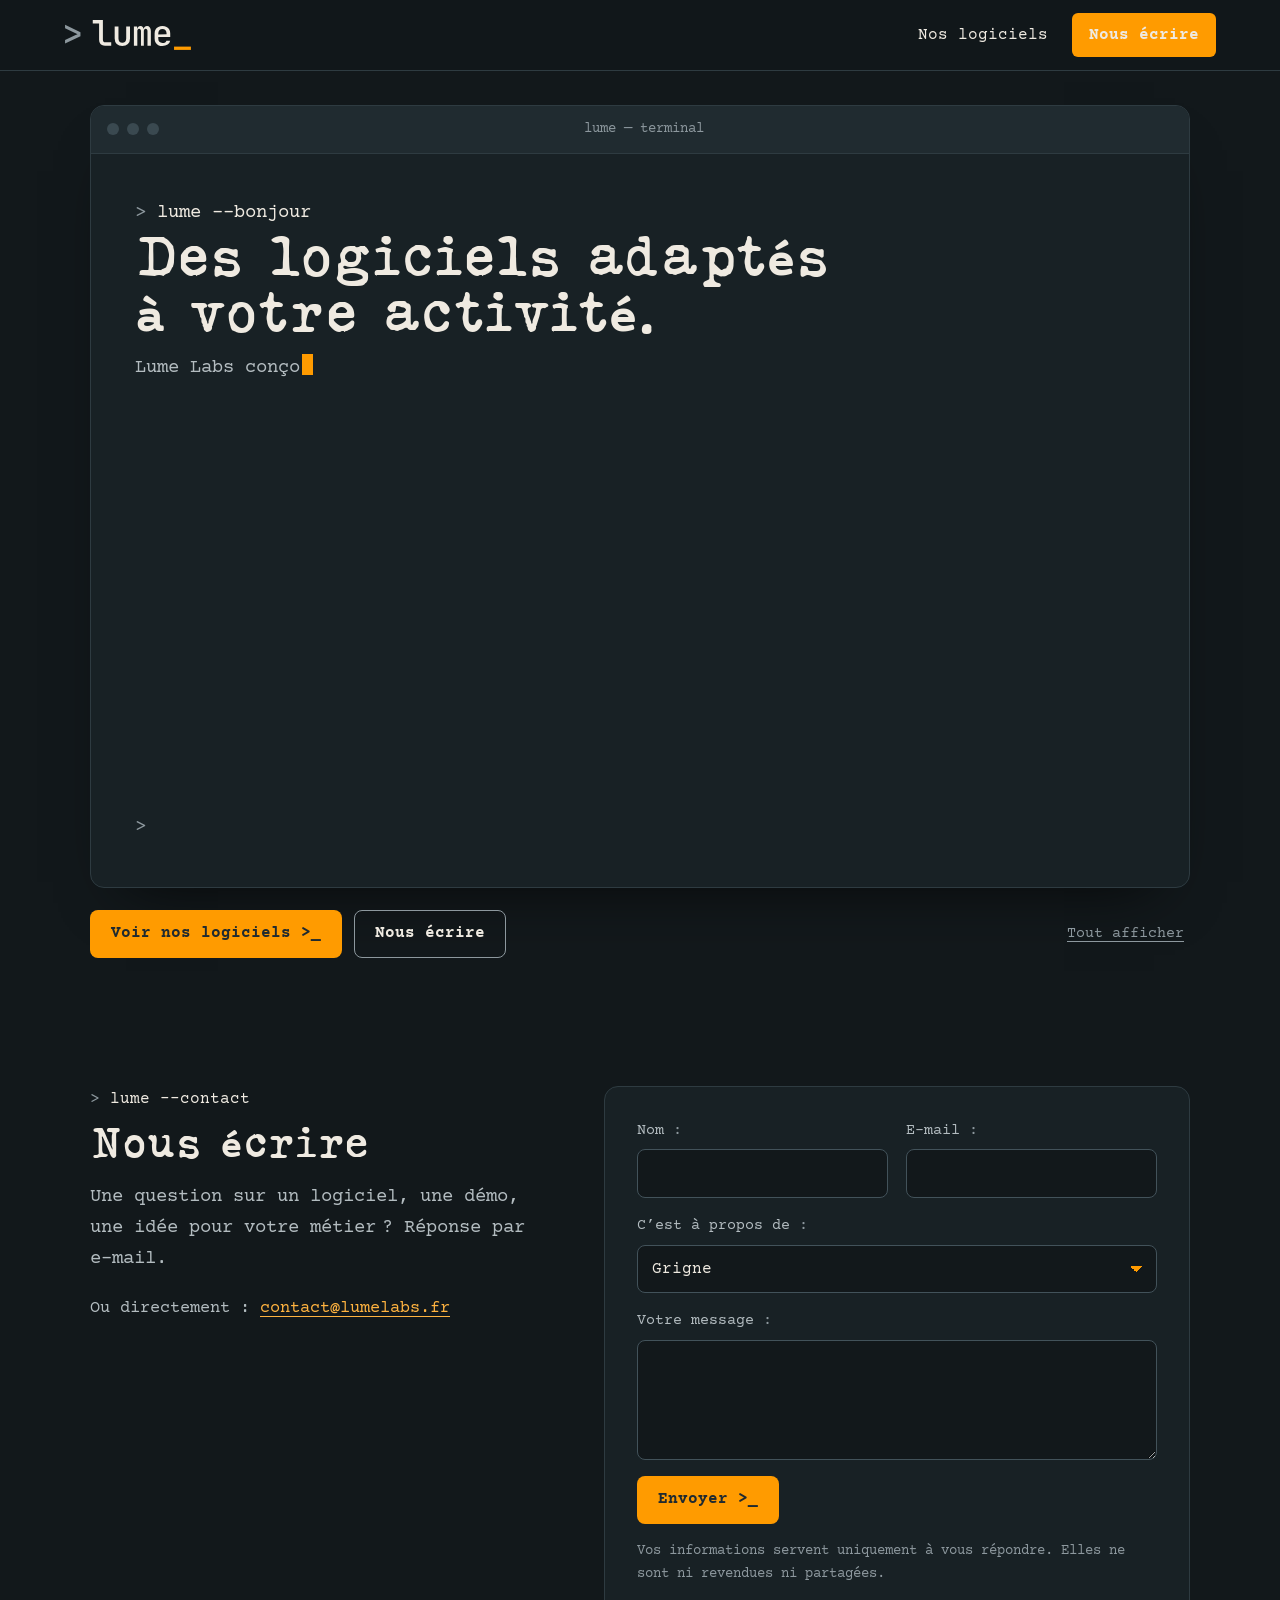
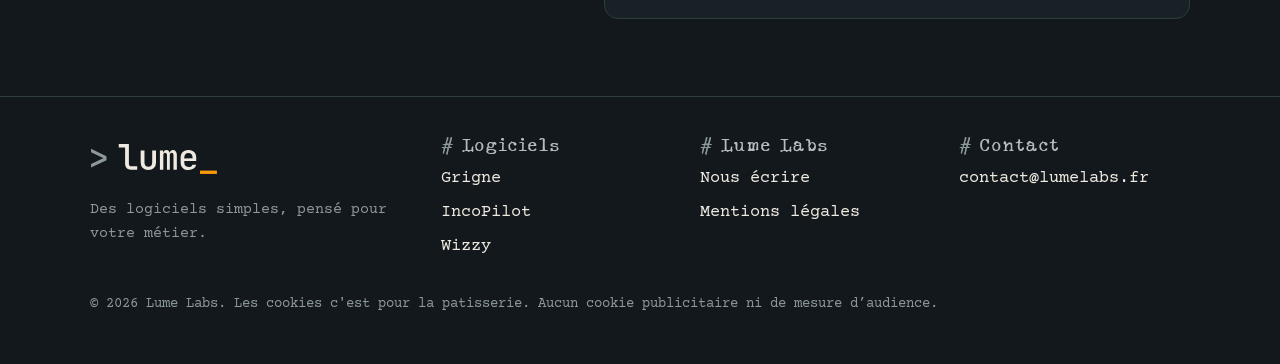
<file: index.html>
<!DOCTYPE html>
<html lang="fr">
<head>
<meta charset="utf-8">
<meta name="viewport" content="width=device-width, initial-scale=1">
<title>Lume Labs, logiciels simples et optimisés</title>
<meta name="description" content="Lume Labs conçoit des logiciels simples et efficaces pour des métiers ou des loisirs : Grigne pour les boulangeries, IncoPilot pour les fabricants de protections, Wizzy pour discuter entre amis.">
<link rel="canonical" href="https://lumelabs.fr/">
<meta name="robots" content="index, follow">
<meta property="og:type" content="website">
<meta property="og:locale" content="fr_FR">
<meta property="og:site_name" content="Lume Labs">
<meta property="og:title" content="Lume Labs, logiciels simples et optimisés">
<meta property="og:description" content="Lume Labs conçoit des logiciels simpleset efficaces pour des métiers ou des loisirs : Grigne pour les boulangeries, IncoPilot pour les fabricants de protections, Wizzy pour discuter entre amis.">
<meta property="og:url" content="https://lumelabs.fr/">
<meta property="og:image" content="https://lumelabs.fr/og-image.png">
<meta property="og:image:width" content="1200">
<meta property="og:image:height" content="630">
<meta property="og:image:alt" content="Logo Lume Labs : une ligne de commande avec un curseur ambre">
<meta name="twitter:card" content="summary_large_image">
<meta name="theme-color" content="#12181B">
<link rel="icon" href="favicon.svg" type="image/svg+xml">
<link rel="icon" href="favicon-32.png" sizes="32x32" type="image/png">
<link rel="apple-touch-icon" href="apple-touch-icon.png">
<link rel="preload" href="fonts/courier-prime-latin-400-normal.woff2" as="font" type="font/woff2" crossorigin>
<link rel="preload" href="fonts/silk-remington-sbold.woff2" as="font" type="font/woff2" crossorigin>
<link rel="stylesheet" href="styles.css">
<script type="application/ld+json">{"@context": "https://schema.org", "@type": "Organization", "@id": "https://lumelabs.fr/#org", "name": "Lume Labs", "url": "https://lumelabs.fr/", "logo": "https://lumelabs.fr/apple-touch-icon.png", "email": "contact@lumelabs.fr", "description": "Éditeur de logiciels de gestion pensés pour un métier ou du loisir : Grigne pour les boulangeries, IncoPilot pour les fournisseurs de produits d'incontinence."}</script>
<script type="application/ld+json">{"@context": "https://schema.org", "@type": "WebSite", "name": "Lume Labs", "url": "https://lumelabs.fr/", "inLanguage": "fr", "publisher": {"@id": "https://lumelabs.fr/#org"}}</script>
</head>
<body>
<a class="skip" href="#contenu">Aller au contenu</a>
<header class="top">
<div class="wrap">
<a class="brand" href="index.html" aria-label="Lume Labs, retour à l'accueil"><svg xmlns="http://www.w3.org/2000/svg" viewBox="54 54 728 182" class="logo-svg" aria-hidden="true" focusable="false"><path d="M60.0 194.0V173.6L119.8 145.0Q123.8 143.2 127.4 142.0Q131.0 140.8 132.8 140.39999999999998Q130.8 140.0 127.10000000000001 138.7Q123.4 137.39999999999998 119.8 135.6L60.0 107.0V86.19999999999999L147.60000000000002 128.8V151.4Z" class="lg-p"/><path d="M287.6 206.0Q277.40000000000003 206.0 269.80000000000007 201.9Q262.20000000000005 197.8 257.90000000000003 190.2Q253.60000000000002 182.6 253.60000000000002 172.6V79.6H217.60000000000002V60.0H275.20000000000005V172.6Q275.20000000000005 179.0 278.80000000000007 182.7Q282.40000000000003 186.4 288.6 186.4H322.6V206.0Z" class="lg-t"/><path d="M385.6 208.0Q365.8 208.0 354.0 196.5Q342.2 185.0 342.2 165.2V96.0H363.8V165.2Q363.8 176.6 369.6 182.89999999999998Q375.40000000000003 189.2 385.6 189.2Q396.0 189.2 401.9 182.89999999999998Q407.8 176.6 407.8 165.2V96.0H429.40000000000003V165.2Q429.40000000000003 185.0 417.5 196.5Q405.6 208.0 385.6 208.0Z" class="lg-t"/><path d="M451.6 206.0V96.0H469.6V110.0H470.8Q471.8 103.6 475.6 99.39999999999999Q480.6 94.0 489.0 94.0Q498.0 94.0 503.0 101.0Q505.6 104.8 506.8 110.0H507.6Q508.6 103.6 512.6 99.39999999999999Q517.6 94.0 526.2 94.0Q536.4 94.0 542.2 101.69999999999999Q548.0 109.39999999999999 548.0 122.19999999999999V206.0H528.8V122.8Q528.8 116.6 526.0999999999999 113.19999999999999Q523.4 109.8 518.4 109.8Q513.4 109.8 510.7 113.1Q508.0 116.39999999999999 508.0 122.6V206.0H491.8V122.8Q491.8 116.39999999999999 489.0 113.1Q486.20000000000005 109.8 481.0 109.8Q476.0 109.8 473.5 113.1Q471.0 116.39999999999999 471.0 122.6V206.0Z" class="lg-t"/><path d="M613.8 208.0Q600.4 208.0 590.3 202.7Q580.1999999999999 197.4 574.8 187.8Q569.4 178.2 569.4 165.4V136.6Q569.4 123.6 574.8 114.1Q580.1999999999999 104.6 590.3 99.3Q600.4 94.0 613.8 94.0Q627.4 94.0 637.4 99.3Q647.4 104.6 652.8 114.1Q658.1999999999999 123.6 658.1999999999999 136.6V156.2H590.1999999999999V165.4Q590.1999999999999 177.6 596.3 184.0Q602.4 190.4 614.0 190.4Q623.4 190.4 629.2 187.10000000000002Q635.0 183.8 636.4 177.4H657.8Q655.4 191.4 643.4 199.7Q631.4 208.0 613.8 208.0ZM637.4 141.39999999999998V136.39999999999998Q637.4 124.39999999999999 631.4 117.79999999999998Q625.4 111.19999999999999 613.8 111.19999999999999Q602.4 111.19999999999999 596.3 117.79999999999998Q590.1999999999999 124.39999999999999 590.1999999999999 136.6V141.6Z" class="lg-t"/><path class="lg-c" d="M679.8 229.8V211.0H775.8V229.8Z"/></svg></a>
<button class="menu-btn" type="button" aria-expanded="false" aria-controls="nav" aria-label="Ouvrir le menu"><svg width="22" height="22" viewBox="0 0 24 24" fill="none" stroke="currentColor" stroke-width="2" stroke-linecap="round" aria-hidden="true"><path d="M3 6h18M3 12h18M3 18h18"/></svg></button>
<nav class="nav" id="nav" aria-label="Navigation principale">
<a href="logiciels.html">Nos logiciels</a>
<a class="btn btn-main" href="index.html#contact">Nous écrire</a>
</nav>
</div>
</header>
<main id="contenu">
<section class="tband" aria-label="Présentation de Lume Labs">
<div class="shell win">
<div class="win-bar" aria-hidden="true"><i></i><i></i><i></i><span>lume — terminal</span></div>
<div class="shell-body">
<p class="ln cmd" data-t>lume --bonjour</p>
<h1 class="ln" data-t>Des logiciels adaptés à votre activité.</h1>
<p class="ln out" data-t>Lume Labs conçoit des logiciels simples et optimisés pour un seul métier.</p>
<p class="ln cmd" data-t>lume --logiciels</p>
<ul class="ls ln">
<li data-t><a href="logiciels.html#grigne">grigne</a><span class="d">coût de revient et marges pour boulangeries-pâtisseries</span></li>
<li data-t><a href="logiciels.html#incopilot">incopilot</a><span class="d">bilans de consommation automatisés pour produits d'incontinence</span></li>
<li data-t><a href="logiciels.html#wizzy">wizzy</a><span class="d">la messagerie vintage de vos années 2000</span></li>
</ul>
<p class="ln cmd" data-t>lume --pourquoi</p>
<p class="ln out" data-t>Lume veut dire « lumière » en corse, la langue de ma mère.</p>
<p class="ln out" data-t>Seule la lumière peut vaincre l'obscurité, je fabrique des outils avec la même idée : rendre plus clair ce qui compte vraiment.</p>
<p class="ln cmd" data-t>lume --contact</p>
<p class="ln out" data-t><a class="inl" href="mailto:contact@lumelabs.fr">contact@lumelabs.fr</a> <span class="dim">ou le formulaire juste en dessous</span></p>
<p class="ln cmd prompt-end"></p>
</div>
</div>
<div class="shell-actions">
<a class="btn btn-main" href="logiciels.html">Voir nos logiciels <span class="mono" aria-hidden="true">&gt;_</span></a>
<a class="btn btn-ghost" href="#contact">Nous écrire</a>
<button class="skipanim" type="button" hidden>Tout afficher</button>
</div>
</section>
<section class="band" id="contact" aria-labelledby="contact-t">
<div class="wrap contact-light">
<div>
<p class="prompt"><b>lume --contact</b></p>
<h2 id="contact-t">Nous écrire</h2>
<p class="lead">Une question sur un logiciel, une démo, une idée pour votre métier ? Réponse par e-mail.</p>
<p class="contact-direct">Ou directement : <a href="mailto:contact@lumelabs.fr">contact@lumelabs.fr</a></p>
</div>
<div>
<div class="tally-slot" data-produit="Lume Labs"></div>
<form class="form" novalidate>
<div class="field"><label for="f-nom">Nom</label><input id="f-nom" name="nom" autocomplete="name" required></div>
<div class="field"><label for="f-mail">E-mail</label><input id="f-mail" name="email" type="email" autocomplete="email" required></div>
<div class="field full"><label for="f-log">C’est à propos de</label><select id="f-log" name="logiciel"><option>Grigne</option><option>IncoPilot</option><option>Wizzy</option><option>Autre sujet</option></select></div>
<div class="field full"><label for="f-msg">Votre message</label><textarea id="f-msg" name="message" required></textarea></div>
<button class="btn btn-main" type="submit">Envoyer <span class="mono" aria-hidden="true">&gt;_</span></button>
<p class="form-note">Vos informations servent uniquement à vous répondre. Elles ne sont ni revendues ni partagées.</p>
<div class="form-done" tabindex="-1" role="status">Votre messagerie va s’ouvrir avec le message déjà rédigé. Si rien ne s’ouvre, <a href="mailto:contact@lumelabs.fr">cliquez ici</a> ou écrivez à contact@lumelabs.fr.</div>
</form>
</div>
</div>
</section>
</main>
<footer class="foot">
<div class="wrap">
<div>
<a class="brand" href="index.html" aria-label="Lume Labs, retour à l'accueil"><svg xmlns="http://www.w3.org/2000/svg" viewBox="54 54 728 182" class="logo-svg" aria-hidden="true" focusable="false"><path d="M60.0 194.0V173.6L119.8 145.0Q123.8 143.2 127.4 142.0Q131.0 140.8 132.8 140.39999999999998Q130.8 140.0 127.10000000000001 138.7Q123.4 137.39999999999998 119.8 135.6L60.0 107.0V86.19999999999999L147.60000000000002 128.8V151.4Z" class="lg-p"/><path d="M287.6 206.0Q277.40000000000003 206.0 269.80000000000007 201.9Q262.20000000000005 197.8 257.90000000000003 190.2Q253.60000000000002 182.6 253.60000000000002 172.6V79.6H217.60000000000002V60.0H275.20000000000005V172.6Q275.20000000000005 179.0 278.80000000000007 182.7Q282.40000000000003 186.4 288.6 186.4H322.6V206.0Z" class="lg-t"/><path d="M385.6 208.0Q365.8 208.0 354.0 196.5Q342.2 185.0 342.2 165.2V96.0H363.8V165.2Q363.8 176.6 369.6 182.89999999999998Q375.40000000000003 189.2 385.6 189.2Q396.0 189.2 401.9 182.89999999999998Q407.8 176.6 407.8 165.2V96.0H429.40000000000003V165.2Q429.40000000000003 185.0 417.5 196.5Q405.6 208.0 385.6 208.0Z" class="lg-t"/><path d="M451.6 206.0V96.0H469.6V110.0H470.8Q471.8 103.6 475.6 99.39999999999999Q480.6 94.0 489.0 94.0Q498.0 94.0 503.0 101.0Q505.6 104.8 506.8 110.0H507.6Q508.6 103.6 512.6 99.39999999999999Q517.6 94.0 526.2 94.0Q536.4 94.0 542.2 101.69999999999999Q548.0 109.39999999999999 548.0 122.19999999999999V206.0H528.8V122.8Q528.8 116.6 526.0999999999999 113.19999999999999Q523.4 109.8 518.4 109.8Q513.4 109.8 510.7 113.1Q508.0 116.39999999999999 508.0 122.6V206.0H491.8V122.8Q491.8 116.39999999999999 489.0 113.1Q486.20000000000005 109.8 481.0 109.8Q476.0 109.8 473.5 113.1Q471.0 116.39999999999999 471.0 122.6V206.0Z" class="lg-t"/><path d="M613.8 208.0Q600.4 208.0 590.3 202.7Q580.1999999999999 197.4 574.8 187.8Q569.4 178.2 569.4 165.4V136.6Q569.4 123.6 574.8 114.1Q580.1999999999999 104.6 590.3 99.3Q600.4 94.0 613.8 94.0Q627.4 94.0 637.4 99.3Q647.4 104.6 652.8 114.1Q658.1999999999999 123.6 658.1999999999999 136.6V156.2H590.1999999999999V165.4Q590.1999999999999 177.6 596.3 184.0Q602.4 190.4 614.0 190.4Q623.4 190.4 629.2 187.10000000000002Q635.0 183.8 636.4 177.4H657.8Q655.4 191.4 643.4 199.7Q631.4 208.0 613.8 208.0ZM637.4 141.39999999999998V136.39999999999998Q637.4 124.39999999999999 631.4 117.79999999999998Q625.4 111.19999999999999 613.8 111.19999999999999Q602.4 111.19999999999999 596.3 117.79999999999998Q590.1999999999999 124.39999999999999 590.1999999999999 136.6V141.6Z" class="lg-t"/><path class="lg-c" d="M679.8 229.8V211.0H775.8V229.8Z"/></svg></a>
<p>Des logiciels simples, pensé pour votre métier.</p>
</div>
<div>
<h2>Logiciels</h2>
<ul>
<li><a href="logiciels.html#grigne">Grigne</a></li>
<li><a href="logiciels.html#incopilot">IncoPilot</a></li>
<li><a href="logiciels.html#wizzy">Wizzy</a></li>
</ul>
</div>
<div>
<h2>Lume Labs</h2>
<ul>
<li><a href="index.html#contact">Nous écrire</a></li>
<li><a href="mentions-legales.html">Mentions légales</a></li>
</ul>
</div>
<div>
<h2>Contact</h2>
<ul>
<li><a href="mailto:contact@lumelabs.fr">contact@lumelabs.fr</a></li>
</ul>
</div>
</div>
<p class="legal">© <span id="year">2026</span> Lume Labs. Les cookies c'est pour la patisserie. Aucun cookie publicitaire ni de mesure d’audience.</p>
</footer>
<script>
{
  const btn = document.querySelector('.menu-btn');
  const nav = document.getElementById('nav');
  if (btn && nav) {
    btn.addEventListener('click', () => {
      const open = nav.classList.toggle('open');
      btn.setAttribute('aria-expanded', String(open));
    });
    nav.addEventListener('click', (e) => {
      if (e.target.closest('a')) { nav.classList.remove('open'); btn.setAttribute('aria-expanded', 'false'); }
    });
  }
  const EMAIL = 'contact@lumelabs.fr';
  // Identifiant du formulaire Tally : la fin du lien tally.so/r/XXXXXX. Laisser vide pour garder le formulaire intégré.
  const TALLY_ID = '';
  if (TALLY_ID) {
    const slots = document.querySelectorAll('.tally-slot');
    for (const slot of slots) {
      const f = document.createElement('iframe');
      const params = new URLSearchParams({ alignLeft: '1', hideTitle: '1', transparentBackground: '1', dynamicHeight: '1', produit: slot.dataset.produit || 'Lume Labs' });
      f.setAttribute('data-tally-src', 'https://tally.so/embed/' + TALLY_ID + '?' + params.toString());
      f.setAttribute('title', 'Formulaire de demande de démo');
      f.setAttribute('loading', 'lazy');
      f.setAttribute('width', '100%');
      f.setAttribute('height', '520');
      f.style.border = '0';
      slot.appendChild(f);
    }
    window.addEventListener('message', (e) => {
      if (e.origin !== 'https://tally.so') return;
      const data = typeof e.data === 'string' ? e.data : JSON.stringify(e.data || '');
      if (data.indexOf('Tally.FormLoaded') === -1) return;
      for (const slot of slots) {
        slot.classList.add('on');
        const native = slot.parentElement.querySelector('form.form');
        if (native) native.hidden = true;
      }
    });
    const sc = document.createElement('script');
    sc.src = 'https://tally.so/widgets/embed.js';
    sc.async = true;
    sc.onload = () => { try { window.Tally && window.Tally.loadEmbeds(); } catch (err) { /* formulaire intégré conservé */ } };
    document.body.appendChild(sc);
  }
  for (const form of document.querySelectorAll('form.form')) {
    form.addEventListener('submit', (e) => {
      e.preventDefault();
      if (!form.reportValidity()) return;
      const d = new FormData(form);
      const labels = { nom: 'Nom', email: 'E-mail', logiciel: 'Logiciel', message: 'Message' };
      const lines = [];
      for (const [k, v] of d.entries()) { if (labels[k]) lines.push(labels[k] + ' : ' + v); }
      const subject = 'Message depuis lumelabs.fr – ' + (d.get('logiciel') || '') + ' – ' + (d.get('nom') || '');
      const href = 'mailto:' + EMAIL + '?subject=' + encodeURIComponent(subject) + '&body=' + encodeURIComponent(lines.join('\n'));
      const done = form.querySelector('.form-done');
      if (done) {
        done.querySelector('a').setAttribute('href', href);
        done.classList.add('on');
        done.focus();
      }
      try { window.location.href = href; } catch (err) { /* le lien reste affiché */ }
    });
  }
  const y = document.getElementById('year');
  if (y) y.textContent = String(new Date().getFullYear());
}

</script>
<script>
{
  const body = document.querySelector('.shell-body');
  const skip = document.querySelector('.skipanim');
  const reduce = window.matchMedia('(prefers-reduced-motion: reduce)').matches;
  const caret = document.createElement('span');
  caret.className = 'caret';
  caret.setAttribute('aria-hidden', 'true');
  const park = () => { const end = body && body.querySelector('.prompt-end'); if (end) end.appendChild(caret); };
  if (body && !reduce) {
    /* Le texte reste entier dans la page : seule sa partie pas encore tapée est masquée. */
    const jobs = Array.from(body.querySelectorAll('[data-t]')).map((el) => {
      const walker = document.createTreeWalker(el, NodeFilter.SHOW_TEXT);
      const nodes = [];
      while (walker.nextNode()) nodes.push(walker.currentNode);
      const parts = nodes.filter((n) => n.textContent.length).map((n) => {
        const shown = document.createElement('span');
        const rest = document.createElement('span');
        rest.className = 'tw-hide';
        rest.textContent = n.textContent;
        n.replaceWith(shown, rest);
        return { shown, rest, full: rest.textContent };
      });
      el.classList.add('pending');
      return { el, parts, cmd: el.classList.contains('cmd') };
    });
    let done = false;
    const finish = () => {
      if (done) return;
      done = true;
      for (const j of jobs) { j.el.classList.remove('pending'); for (const p of j.parts) { p.shown.textContent = p.full; p.rest.textContent = ''; } }
      park();
      if (skip) skip.hidden = true;
    };
    const sleep = (ms) => new Promise((r) => setTimeout(r, ms));
    const run = async () => {
      for (const j of jobs) {
        j.el.classList.remove('pending');
        const speed = j.cmd ? 55 : 10;
        const step = j.cmd ? 1 : 3;
        for (const p of j.parts) {
          p.rest.before(caret);
          for (let c = step; c < p.full.length + step; c += step) {
            if (done) return;
            p.shown.textContent = p.full.slice(0, c);
            p.rest.textContent = p.full.slice(c);
            await sleep(speed);
          }
        }
        if (done) return;
        await sleep(j.cmd ? 260 : 60);
      }
      finish();
    };
    if (skip) { skip.hidden = false; skip.addEventListener('click', finish); }
    body.addEventListener('click', (e) => { if (!e.target.closest('a')) finish(); });
    run();
  } else {
    park();
  }
}
</script>
</body>
</html>
</file>
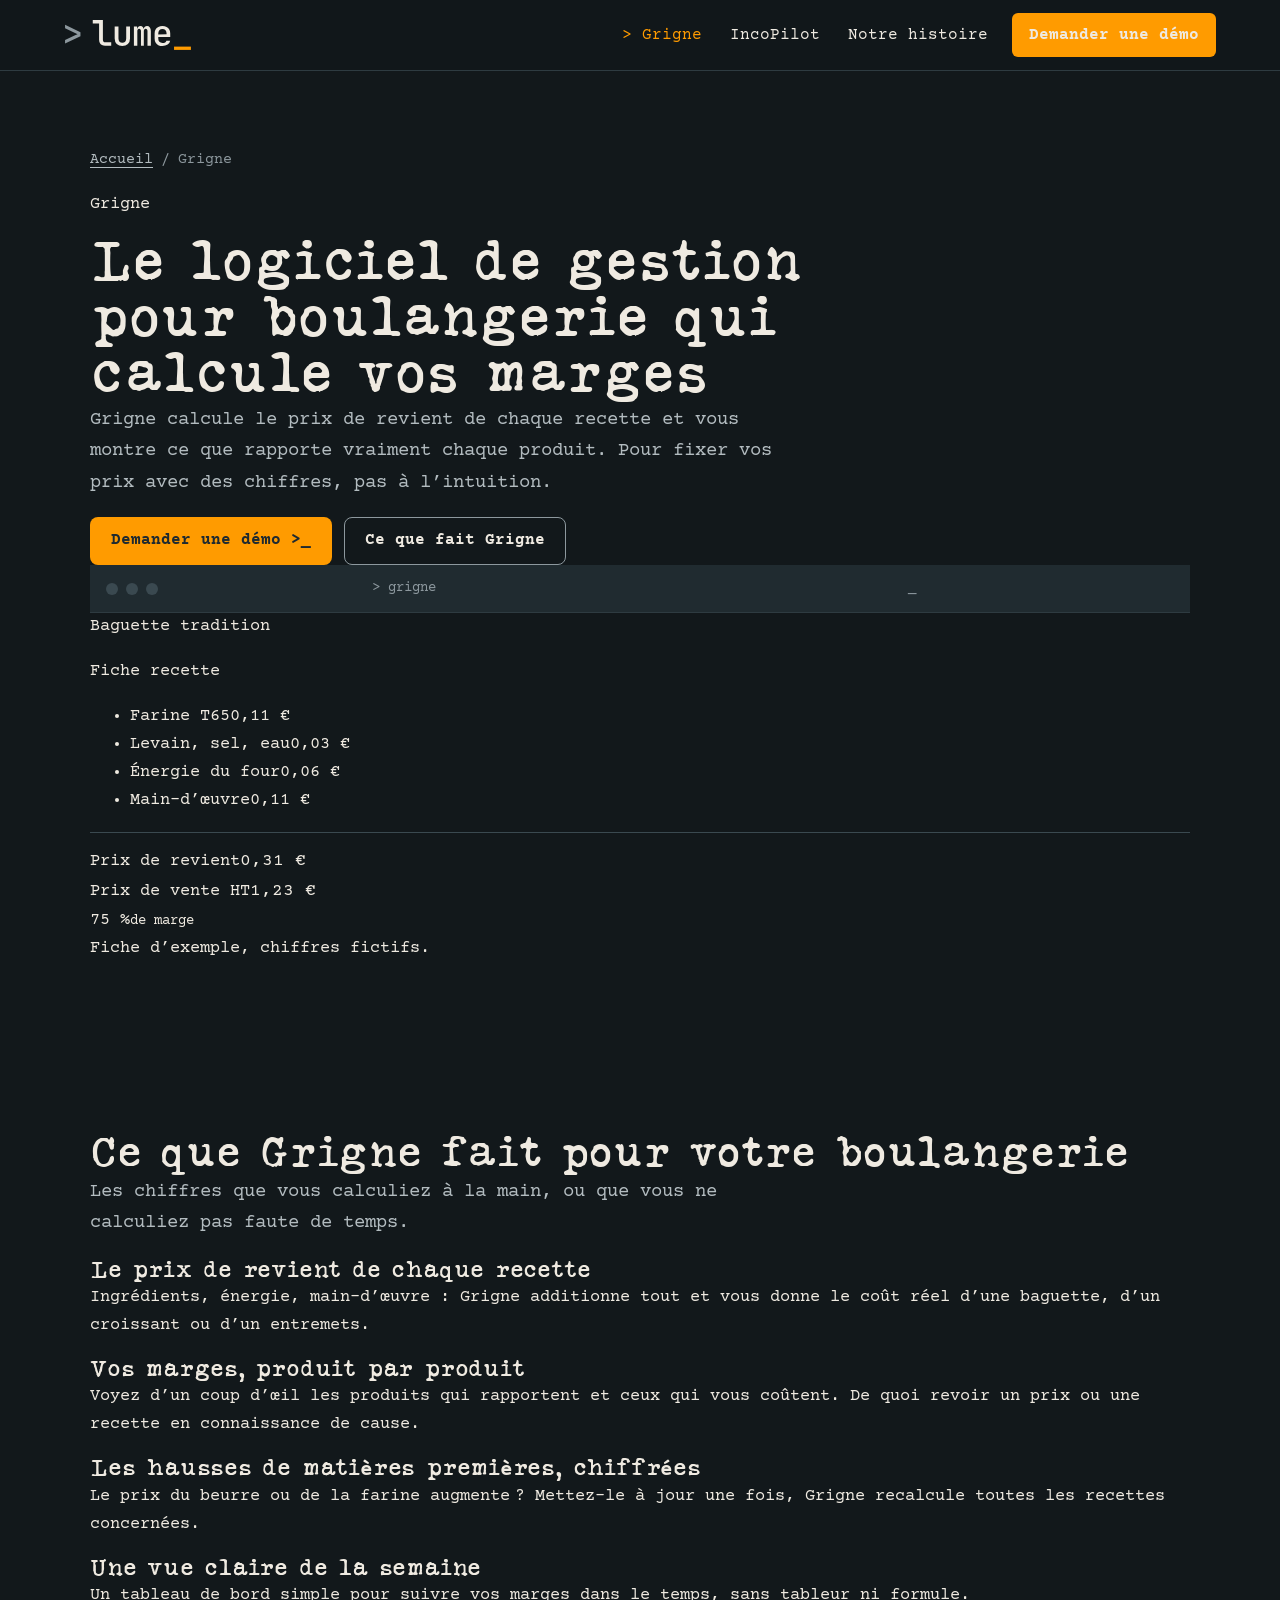
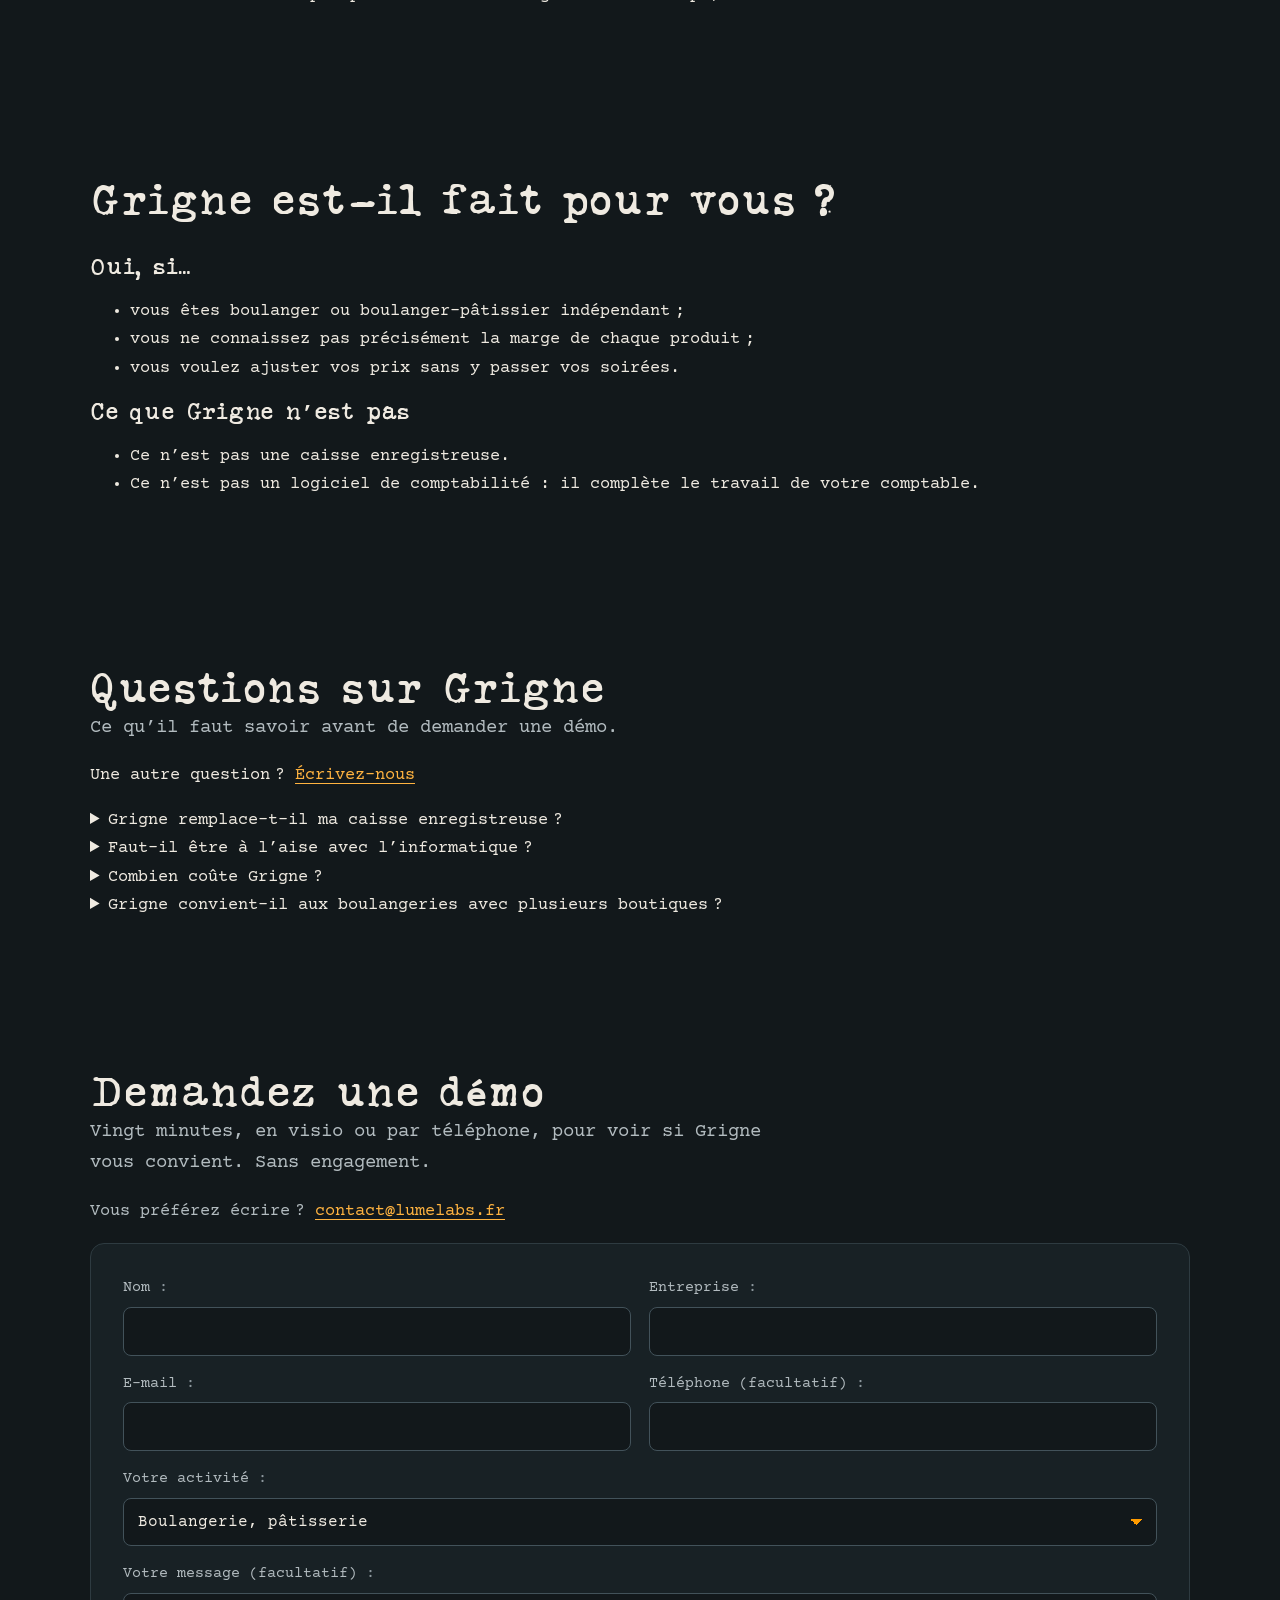
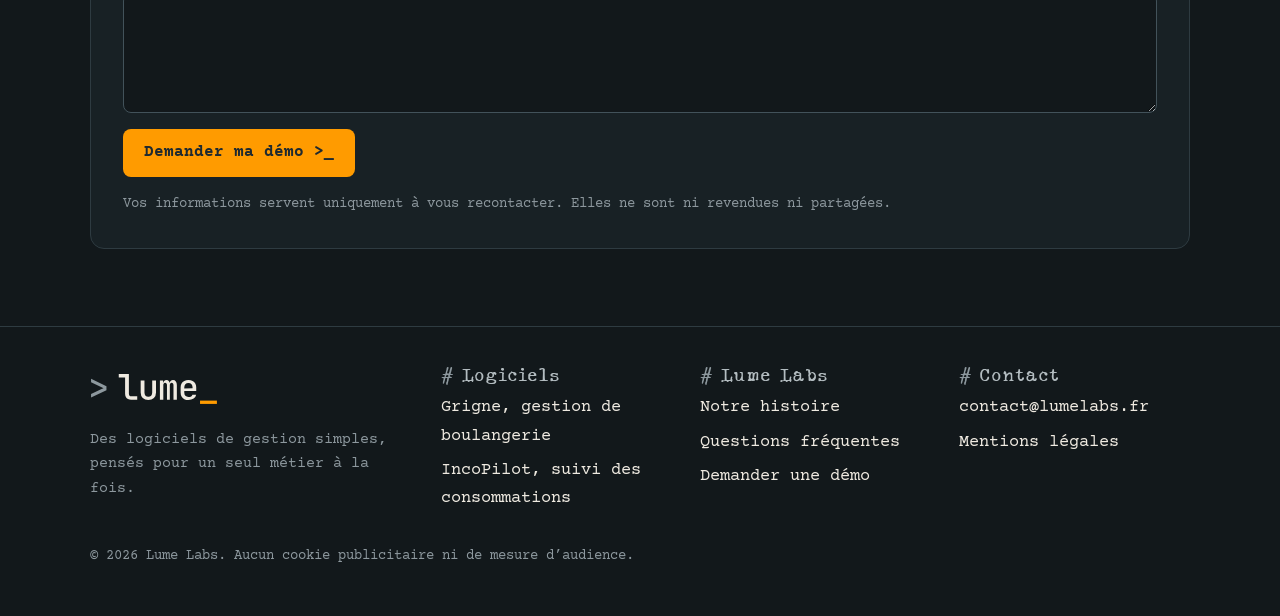
<file: grigne.html>
<!DOCTYPE html>
<html lang="fr">
<head>
<meta charset="utf-8">
<meta name="viewport" content="width=device-width, initial-scale=1">
<title>Grigne, logiciel de gestion et de marges pour boulangerie</title>
<meta name="description" content="Grigne, logiciel de gestion pour boulangerie : prix de revient de chaque recette, marges par produit et effet des hausses de matières premières.">
<link rel="canonical" href="https://lumelabs.fr/grigne.html">
<meta name="robots" content="index, follow">
<meta property="og:type" content="product">
<meta property="og:locale" content="fr_FR">
<meta property="og:site_name" content="Lume Labs">
<meta property="og:title" content="Grigne, logiciel de gestion et de marges pour boulangerie">
<meta property="og:description" content="Grigne, logiciel de gestion pour boulangerie : prix de revient de chaque recette, marges par produit et effet des hausses de matières premières.">
<meta property="og:url" content="https://lumelabs.fr/grigne.html">
<meta property="og:image" content="https://lumelabs.fr/og-image.png">
<meta property="og:image:width" content="1200">
<meta property="og:image:height" content="630">
<meta property="og:image:alt" content="Logo Lume Labs : une ligne de commande avec un curseur ambre">
<meta name="twitter:card" content="summary_large_image">
<meta name="theme-color" content="#1F2A30">
<link rel="icon" href="favicon.svg" type="image/svg+xml">
<link rel="icon" href="favicon-32.png" sizes="32x32" type="image/png">
<link rel="apple-touch-icon" href="apple-touch-icon.png">
<link rel="preload" href="fonts/fraunces-latin-600-normal.woff2" as="font" type="font/woff2" crossorigin>
<link rel="preload" href="fonts/inter-latin-400-normal.woff2" as="font" type="font/woff2" crossorigin>
<link rel="stylesheet" href="styles.css">
<script type="application/ld+json">{"@context": "https://schema.org", "@type": "Organization", "@id": "https://lumelabs.fr/#org", "name": "Lume Labs", "url": "https://lumelabs.fr/", "logo": "https://lumelabs.fr/apple-touch-icon.png", "email": "contact@lumelabs.fr", "description": "Éditeur de logiciels de gestion pensés pour un métier : Grigne pour les boulangeries, IncoPilot pour les fournisseurs de produits d'incontinence."}</script>
<script type="application/ld+json">{"@context": "https://schema.org", "@type": "SoftwareApplication", "name": "Grigne", "url": "https://lumelabs.fr/grigne.html", "applicationCategory": "BusinessApplication", "applicationSubCategory": "Gestion de boulangerie", "operatingSystem": "Web", "inLanguage": "fr", "description": "Grigne, logiciel de gestion pour boulangerie : prix de revient de chaque recette, marges par produit et effet des hausses de matières premières.", "publisher": {"@id": "https://lumelabs.fr/#org"}}</script>
<script type="application/ld+json">{"@context": "https://schema.org", "@type": "BreadcrumbList", "itemListElement": [{"@type": "ListItem", "position": 1, "name": "Accueil", "item": "https://lumelabs.fr/"}, {"@type": "ListItem", "position": 2, "name": "Grigne", "item": "https://lumelabs.fr/grigne.html"}]}</script>
<script type="application/ld+json">{"@context": "https://schema.org", "@type": "FAQPage", "mainEntity": [{"@type": "Question", "name": "Grigne remplace-t-il ma caisse enregistreuse ?", "acceptedAnswer": {"@type": "Answer", "text": "Non. Grigne s'occupe de vos recettes, de vos prix de revient et de vos marges. Il complète votre caisse, il ne la remplace pas."}}, {"@type": "Question", "name": "Faut-il être à l'aise avec l'informatique ?", "acceptedAnswer": {"@type": "Answer", "text": "Non. Grigne est pensé pour être utilisé entre deux fournées. Et la mise en route se fait avec vous : nous saisissons ensemble vos premières recettes."}}, {"@type": "Question", "name": "Combien coûte Grigne ?", "acceptedAnswer": {"@type": "Answer", "text": "Le tarif dépend de la taille de votre boulangerie. Il vous est présenté pendant la démo, sans engagement."}}, {"@type": "Question", "name": "Grigne convient-il aux boulangeries avec plusieurs boutiques ?", "acceptedAnswer": {"@type": "Answer", "text": "Parlons-en pendant la démo : nous regarderons ensemble comment Grigne s'adapte à votre organisation."}}]}</script>
</head>
<body>
<a class="skip" href="#contenu">Aller au contenu</a>
<header class="top">
<div class="wrap">
<a class="brand" href="index.html" aria-label="Lume Labs, retour à l'accueil"><svg xmlns="http://www.w3.org/2000/svg" viewBox="54 54 728 182" class="logo-svg" aria-hidden="true" focusable="false"><path d="M60.0 194.0V173.6L119.8 145.0Q123.8 143.2 127.4 142.0Q131.0 140.8 132.8 140.39999999999998Q130.8 140.0 127.10000000000001 138.7Q123.4 137.39999999999998 119.8 135.6L60.0 107.0V86.19999999999999L147.60000000000002 128.8V151.4Z" class="lg-p"/><path d="M287.6 206.0Q277.40000000000003 206.0 269.80000000000007 201.9Q262.20000000000005 197.8 257.90000000000003 190.2Q253.60000000000002 182.6 253.60000000000002 172.6V79.6H217.60000000000002V60.0H275.20000000000005V172.6Q275.20000000000005 179.0 278.80000000000007 182.7Q282.40000000000003 186.4 288.6 186.4H322.6V206.0Z" class="lg-t"/><path d="M385.6 208.0Q365.8 208.0 354.0 196.5Q342.2 185.0 342.2 165.2V96.0H363.8V165.2Q363.8 176.6 369.6 182.89999999999998Q375.40000000000003 189.2 385.6 189.2Q396.0 189.2 401.9 182.89999999999998Q407.8 176.6 407.8 165.2V96.0H429.40000000000003V165.2Q429.40000000000003 185.0 417.5 196.5Q405.6 208.0 385.6 208.0Z" class="lg-t"/><path d="M451.6 206.0V96.0H469.6V110.0H470.8Q471.8 103.6 475.6 99.39999999999999Q480.6 94.0 489.0 94.0Q498.0 94.0 503.0 101.0Q505.6 104.8 506.8 110.0H507.6Q508.6 103.6 512.6 99.39999999999999Q517.6 94.0 526.2 94.0Q536.4 94.0 542.2 101.69999999999999Q548.0 109.39999999999999 548.0 122.19999999999999V206.0H528.8V122.8Q528.8 116.6 526.0999999999999 113.19999999999999Q523.4 109.8 518.4 109.8Q513.4 109.8 510.7 113.1Q508.0 116.39999999999999 508.0 122.6V206.0H491.8V122.8Q491.8 116.39999999999999 489.0 113.1Q486.20000000000005 109.8 481.0 109.8Q476.0 109.8 473.5 113.1Q471.0 116.39999999999999 471.0 122.6V206.0Z" class="lg-t"/><path d="M613.8 208.0Q600.4 208.0 590.3 202.7Q580.1999999999999 197.4 574.8 187.8Q569.4 178.2 569.4 165.4V136.6Q569.4 123.6 574.8 114.1Q580.1999999999999 104.6 590.3 99.3Q600.4 94.0 613.8 94.0Q627.4 94.0 637.4 99.3Q647.4 104.6 652.8 114.1Q658.1999999999999 123.6 658.1999999999999 136.6V156.2H590.1999999999999V165.4Q590.1999999999999 177.6 596.3 184.0Q602.4 190.4 614.0 190.4Q623.4 190.4 629.2 187.10000000000002Q635.0 183.8 636.4 177.4H657.8Q655.4 191.4 643.4 199.7Q631.4 208.0 613.8 208.0ZM637.4 141.39999999999998V136.39999999999998Q637.4 124.39999999999999 631.4 117.79999999999998Q625.4 111.19999999999999 613.8 111.19999999999999Q602.4 111.19999999999999 596.3 117.79999999999998Q590.1999999999999 124.39999999999999 590.1999999999999 136.6V141.6Z" class="lg-t"/><path class="lg-c" d="M679.8 229.8V211.0H775.8V229.8Z"/></svg></a>
<button class="menu-btn" type="button" aria-expanded="false" aria-controls="nav" aria-label="Ouvrir le menu"><svg width="22" height="22" viewBox="0 0 24 24" fill="none" stroke="currentColor" stroke-width="2" stroke-linecap="round" aria-hidden="true"><path d="M3 6h18M3 12h18M3 18h18"/></svg></button>
<nav class="nav" id="nav" aria-label="Navigation principale">
<a href="grigne.html" aria-current="page">Grigne</a>
<a href="incopilot.html">IncoPilot</a>
<a href="index.html#histoire">Notre histoire</a>
<a class="btn btn-main" href="#demo">Demander une démo</a>
</nav>
</div>
</header>
<main id="contenu">
<section class="band hero" aria-labelledby="h1">
<div class="wrap">
<nav class="crumbs" aria-label="Fil d'Ariane"><ol><li><a href="index.html">Accueil</a></li><li aria-current="page">Grigne</li></ol></nav>
<div class="p-hero">
<div>
<p class="p-word"><i style="background:var(--croute)" aria-hidden="true"></i>Grigne</p>
<h1 id="h1">Le logiciel de gestion pour boulangerie qui calcule vos marges</h1>
<p class="lead">Grigne calcule le prix de revient de chaque recette et vous montre ce que rapporte vraiment chaque produit. Pour fixer vos prix avec des chiffres, pas à l’intuition.</p>
<div class="cta-row"><a class="btn btn-main" href="#demo">Demander une démo <span class="mono" aria-hidden="true">&gt;_</span></a><a class="btn btn-ghost" href="#fonctions">Ce que fait Grigne</a></div>
</div>
<div class="window" style="border-radius:20px;margin-top:0" role="img" aria-label="Exemple de fiche recette dans Grigne : prix de revient d'une baguette tradition">
<div class="win-bar" aria-hidden="true"><i></i><i></i><i></i><span>&gt; grigne</span><span class="blink">_</span></div>
<div class="screen" aria-hidden="true">
<div class="screen-top"><p class="t">Baguette tradition</p><span class="tag tag-g">Fiche recette</span></div>
<ul class="rows">
<li class="row"><span>Farine T65</span><span class="bar"><b style="width:35%"></b></span><span class="v">0,11 €</span></li>
<li class="row"><span>Levain, sel, eau</span><span class="bar"><b style="width:10%"></b></span><span class="v">0,03 €</span></li>
<li class="row"><span>Énergie du four</span><span class="bar"><b style="width:19%"></b></span><span class="v">0,06 €</span></li>
<li class="row"><span>Main-d’œuvre</span><span class="bar"><b style="width:36%"></b></span><span class="v">0,11 €</span></li>
</ul>
<div class="screen-top" style="border-top:1px solid #3A4950;padding-top:14px"><span>Prix de revient</span><span class="mono" style="font-size:18px">0,31 €</span></div>
<div class="screen-top"><span>Prix de vente HT</span><span class="mono" style="font-size:18px">1,23 €</span></div>
<div class="big">75 %<small>de marge</small></div>
</div>
<p class="sample">Fiche d’exemple, chiffres fictifs.</p>
</div>
</div>
</div>
</section>

<section class="band alt" id="fonctions" aria-labelledby="fonctions-t">
<div class="wrap">
<div class="sec-head"><h2 id="fonctions-t">Ce que Grigne fait pour votre boulangerie</h2><p class="lead">Les chiffres que vous calculiez à la main, ou que vous ne calculiez pas faute de temps.</p></div>
<div class="feat">
<article><h3>Le prix de revient de chaque recette</h3><p>Ingrédients, énergie, main-d’œuvre : Grigne additionne tout et vous donne le coût réel d’une baguette, d’un croissant ou d’un entremets.</p></article>
<article><h3>Vos marges, produit par produit</h3><p>Voyez d’un coup d’œil les produits qui rapportent et ceux qui vous coûtent. De quoi revoir un prix ou une recette en connaissance de cause.</p></article>
<article><h3>Les hausses de matières premières, chiffrées</h3><p>Le prix du beurre ou de la farine augmente ? Mettez-le à jour une fois, Grigne recalcule toutes les recettes concernées.</p></article>
<article><h3>Une vue claire de la semaine</h3><p>Un tableau de bord simple pour suivre vos marges dans le temps, sans tableur ni formule.</p></article>
</div>
</div>
</section>

<section class="band" aria-labelledby="pourqui-t">
<div class="wrap">
<h2 id="pourqui-t" style="margin-bottom:32px">Grigne est-il fait pour vous ?</h2>
<div class="who">
<div><h3>Oui, si…</h3><ul><li>vous êtes boulanger ou boulanger-pâtissier indépendant ;</li><li>vous ne connaissez pas précisément la marge de chaque produit ;</li><li>vous voulez ajuster vos prix sans y passer vos soirées.</li></ul></div>
<div><h3>Ce que Grigne n’est pas</h3><ul><li>Ce n’est pas une caisse enregistreuse.</li><li>Ce n’est pas un logiciel de comptabilité : il complète le travail de votre comptable.</li></ul></div>
</div>
</div>
</section>
<section class="band alt" id="questions-grigne" aria-labelledby="questions-grigne-t">
<div class="wrap faq-grid">
<div>
<h2 id="questions-grigne-t">Questions sur Grigne</h2>
<p class="lead">Ce qu’il faut savoir avant de demander une démo.</p>
<p class="ask">Une autre question ? <a href="#demo">Écrivez-nous</a></p>
</div>
<div class="faq"><details><summary>Grigne remplace-t-il ma caisse enregistreuse ?</summary><p>Non. Grigne s’occupe de vos recettes, de vos prix de revient et de vos marges. Il complète votre caisse, il ne la remplace pas.</p></details><details><summary>Faut-il être à l’aise avec l’informatique ?</summary><p>Non. Grigne est pensé pour être utilisé entre deux fournées. Et la mise en route se fait avec vous : nous saisissons ensemble vos premières recettes.</p></details><details><summary>Combien coûte Grigne ?</summary><p>Le tarif dépend de la taille de votre boulangerie. Il vous est présenté pendant la démo, sans engagement.</p></details><details><summary>Grigne convient-il aux boulangeries avec plusieurs boutiques ?</summary><p>Parlons-en pendant la démo : nous regarderons ensemble comment Grigne s’adapte à votre organisation.</p></details></div>
</div>
</section>
<section class="band dark" id="demo" aria-labelledby="demo-t">
<div class="wrap contact">
<div>
<h2 id="demo-t">Demandez une démo</h2>
<p class="lead">Vingt minutes, en visio ou par téléphone, pour voir si Grigne vous convient. Sans engagement.</p>
<p class="contact-direct">Vous préférez écrire ? <a href="mailto:contact@lumelabs.fr">contact@lumelabs.fr</a></p>
</div>
<div class="tally-slot" data-produit="Grigne"></div>
<form class="form" novalidate>
<input type="hidden" name="produit" value="Grigne">
<div class="field"><label for="f-nom">Nom</label><input id="f-nom" name="nom" autocomplete="name" required></div>
<div class="field"><label for="f-ent">Entreprise</label><input id="f-ent" name="entreprise" autocomplete="organization" required></div>
<div class="field"><label for="f-mail">E-mail</label><input id="f-mail" name="email" type="email" autocomplete="email" required></div>
<div class="field"><label for="f-tel">Téléphone <span>(facultatif)</span></label><input id="f-tel" name="tel" type="tel" autocomplete="tel"></div>
<div class="field full"><label for="f-met">Votre activité</label><select id="f-met" name="metier"><option selected>Boulangerie, pâtisserie</option><option>Fournisseur de produits d’incontinence</option><option>Autre activité</option></select></div>
<div class="field full"><label for="f-msg">Votre message <span>(facultatif)</span></label><textarea id="f-msg" name="message"></textarea></div>
<button class="btn btn-main" type="submit">Demander ma démo <span class="mono" aria-hidden="true">&gt;_</span></button>
<p class="form-note">Vos informations servent uniquement à vous recontacter. Elles ne sont ni revendues ni partagées.</p>
<div class="form-done" tabindex="-1" role="status">Votre messagerie va s’ouvrir avec votre demande déjà rédigée. Si rien ne s’ouvre, <a href="mailto:contact@lumelabs.fr">cliquez ici</a> ou écrivez à contact@lumelabs.fr.</div>
</form>
</div>
</section>
</main>
<footer class="foot">
<div class="wrap">
<div>
<a class="brand" href="index.html" aria-label="Lume Labs, retour à l'accueil"><svg xmlns="http://www.w3.org/2000/svg" viewBox="54 54 728 182" class="logo-svg" aria-hidden="true" focusable="false"><path d="M60.0 194.0V173.6L119.8 145.0Q123.8 143.2 127.4 142.0Q131.0 140.8 132.8 140.39999999999998Q130.8 140.0 127.10000000000001 138.7Q123.4 137.39999999999998 119.8 135.6L60.0 107.0V86.19999999999999L147.60000000000002 128.8V151.4Z" class="lg-p"/><path d="M287.6 206.0Q277.40000000000003 206.0 269.80000000000007 201.9Q262.20000000000005 197.8 257.90000000000003 190.2Q253.60000000000002 182.6 253.60000000000002 172.6V79.6H217.60000000000002V60.0H275.20000000000005V172.6Q275.20000000000005 179.0 278.80000000000007 182.7Q282.40000000000003 186.4 288.6 186.4H322.6V206.0Z" class="lg-t"/><path d="M385.6 208.0Q365.8 208.0 354.0 196.5Q342.2 185.0 342.2 165.2V96.0H363.8V165.2Q363.8 176.6 369.6 182.89999999999998Q375.40000000000003 189.2 385.6 189.2Q396.0 189.2 401.9 182.89999999999998Q407.8 176.6 407.8 165.2V96.0H429.40000000000003V165.2Q429.40000000000003 185.0 417.5 196.5Q405.6 208.0 385.6 208.0Z" class="lg-t"/><path d="M451.6 206.0V96.0H469.6V110.0H470.8Q471.8 103.6 475.6 99.39999999999999Q480.6 94.0 489.0 94.0Q498.0 94.0 503.0 101.0Q505.6 104.8 506.8 110.0H507.6Q508.6 103.6 512.6 99.39999999999999Q517.6 94.0 526.2 94.0Q536.4 94.0 542.2 101.69999999999999Q548.0 109.39999999999999 548.0 122.19999999999999V206.0H528.8V122.8Q528.8 116.6 526.0999999999999 113.19999999999999Q523.4 109.8 518.4 109.8Q513.4 109.8 510.7 113.1Q508.0 116.39999999999999 508.0 122.6V206.0H491.8V122.8Q491.8 116.39999999999999 489.0 113.1Q486.20000000000005 109.8 481.0 109.8Q476.0 109.8 473.5 113.1Q471.0 116.39999999999999 471.0 122.6V206.0Z" class="lg-t"/><path d="M613.8 208.0Q600.4 208.0 590.3 202.7Q580.1999999999999 197.4 574.8 187.8Q569.4 178.2 569.4 165.4V136.6Q569.4 123.6 574.8 114.1Q580.1999999999999 104.6 590.3 99.3Q600.4 94.0 613.8 94.0Q627.4 94.0 637.4 99.3Q647.4 104.6 652.8 114.1Q658.1999999999999 123.6 658.1999999999999 136.6V156.2H590.1999999999999V165.4Q590.1999999999999 177.6 596.3 184.0Q602.4 190.4 614.0 190.4Q623.4 190.4 629.2 187.10000000000002Q635.0 183.8 636.4 177.4H657.8Q655.4 191.4 643.4 199.7Q631.4 208.0 613.8 208.0ZM637.4 141.39999999999998V136.39999999999998Q637.4 124.39999999999999 631.4 117.79999999999998Q625.4 111.19999999999999 613.8 111.19999999999999Q602.4 111.19999999999999 596.3 117.79999999999998Q590.1999999999999 124.39999999999999 590.1999999999999 136.6V141.6Z" class="lg-t"/><path class="lg-c" d="M679.8 229.8V211.0H775.8V229.8Z"/></svg></a>
<p>Des logiciels de gestion simples, pensés pour un seul métier à la fois.</p>
</div>
<div>
<h2>Logiciels</h2>
<ul>
<li><a href="grigne.html">Grigne, gestion de boulangerie</a></li>
<li><a href="incopilot.html">IncoPilot, suivi des consommations</a></li>
</ul>
</div>
<div>
<h2>Lume Labs</h2>
<ul>
<li><a href="index.html#histoire">Notre histoire</a></li>
<li><a href="index.html#questions">Questions fréquentes</a></li>
<li><a href="#demo">Demander une démo</a></li>
</ul>
</div>
<div>
<h2>Contact</h2>
<ul>
<li><a href="mailto:contact@lumelabs.fr">contact@lumelabs.fr</a></li>
<li><a href="mentions-legales.html">Mentions légales</a></li>
</ul>
</div>
</div>
<p class="legal">© <span id="year">2026</span> Lume Labs. Aucun cookie publicitaire ni de mesure d’audience.</p>
</footer>
<script>
{
  const btn = document.querySelector('.menu-btn');
  const nav = document.getElementById('nav');
  if (btn && nav) {
    btn.addEventListener('click', () => {
      const open = nav.classList.toggle('open');
      btn.setAttribute('aria-expanded', String(open));
    });
    nav.addEventListener('click', (e) => {
      if (e.target.closest('a')) { nav.classList.remove('open'); btn.setAttribute('aria-expanded', 'false'); }
    });
  }
  const EMAIL = 'contact@lumelabs.fr';
  // Identifiant du formulaire Tally : la fin du lien tally.so/r/XXXXXX. Laisser vide pour garder le formulaire intégré.
  const TALLY_ID = '';
  if (TALLY_ID) {
    const slots = document.querySelectorAll('.tally-slot');
    for (const slot of slots) {
      const f = document.createElement('iframe');
      const params = new URLSearchParams({ alignLeft: '1', hideTitle: '1', transparentBackground: '1', dynamicHeight: '1', produit: slot.dataset.produit || 'Lume Labs' });
      f.setAttribute('data-tally-src', 'https://tally.so/embed/' + TALLY_ID + '?' + params.toString());
      f.setAttribute('title', 'Formulaire de demande de démo');
      f.setAttribute('loading', 'lazy');
      f.setAttribute('width', '100%');
      f.setAttribute('height', '520');
      f.style.border = '0';
      slot.appendChild(f);
    }
    window.addEventListener('message', (e) => {
      if (e.origin !== 'https://tally.so') return;
      const data = typeof e.data === 'string' ? e.data : JSON.stringify(e.data || '');
      if (data.indexOf('Tally.FormLoaded') === -1) return;
      for (const slot of slots) {
        slot.classList.add('on');
        const native = slot.parentElement.querySelector('form.form');
        if (native) native.hidden = true;
      }
    });
    const sc = document.createElement('script');
    sc.src = 'https://tally.so/widgets/embed.js';
    sc.async = true;
    sc.onload = () => { try { window.Tally && window.Tally.loadEmbeds(); } catch (err) { /* formulaire intégré conservé */ } };
    document.body.appendChild(sc);
  }
  for (const form of document.querySelectorAll('form.form')) {
    form.addEventListener('submit', (e) => {
      e.preventDefault();
      if (!form.reportValidity()) return;
      const d = new FormData(form);
      const lines = [
        'Nom : ' + (d.get('nom') || ''),
        'Entreprise : ' + (d.get('entreprise') || ''),
        'Activité : ' + (d.get('metier') || ''),
        'E-mail : ' + (d.get('email') || ''),
        'Téléphone : ' + (d.get('tel') || ''),
        '',
        (d.get('message') || '')
      ];
      const subject = 'Demande de démo ' + (d.get('produit') || 'Lume Labs') + ' – ' + (d.get('entreprise') || d.get('nom') || '');
      const href = 'mailto:' + EMAIL + '?subject=' + encodeURIComponent(subject) + '&body=' + encodeURIComponent(lines.join('\n'));
      const done = form.querySelector('.form-done');
      if (done) {
        done.querySelector('a').setAttribute('href', href);
        done.classList.add('on');
        done.focus();
      }
      try { window.location.href = href; } catch (err) { /* le lien reste affiché */ }
    });
  }
  const y = document.getElementById('year');
  if (y) y.textContent = String(new Date().getFullYear());
}

</script>
</body>
</html>
</file>
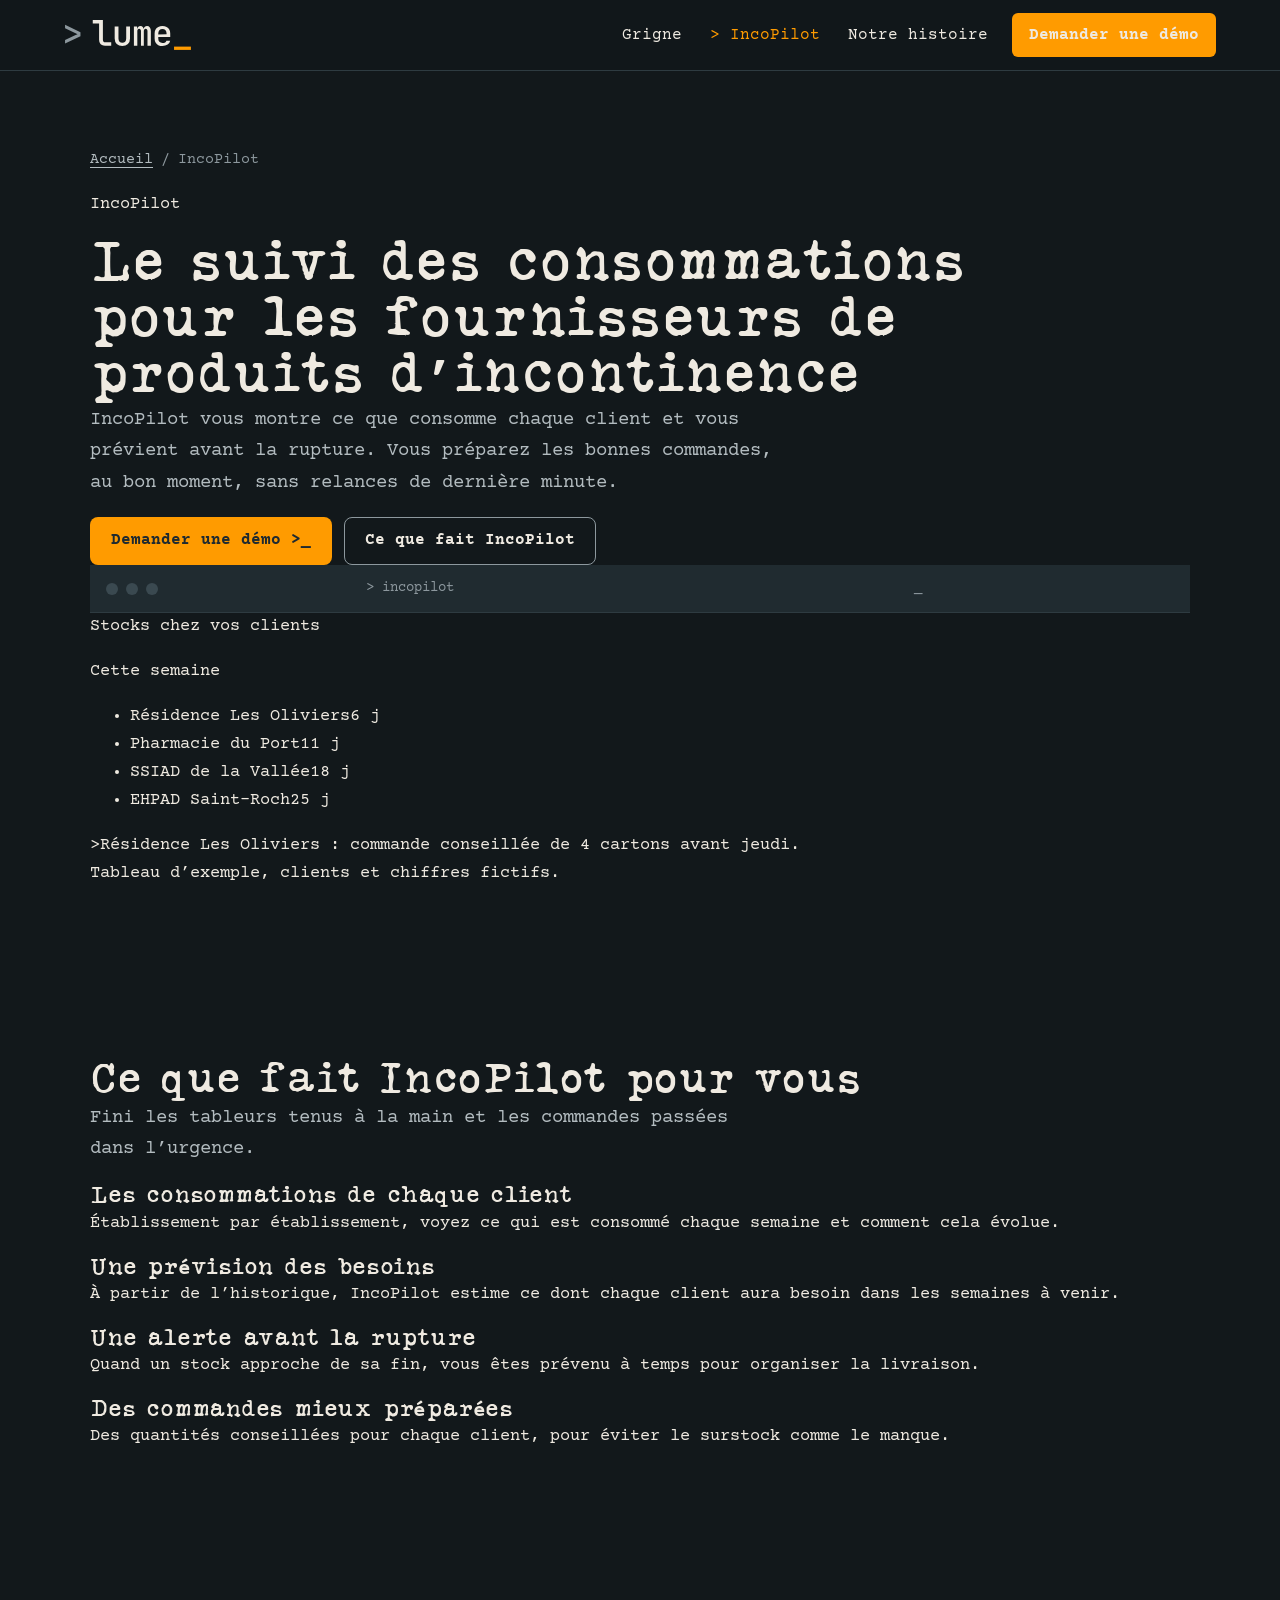
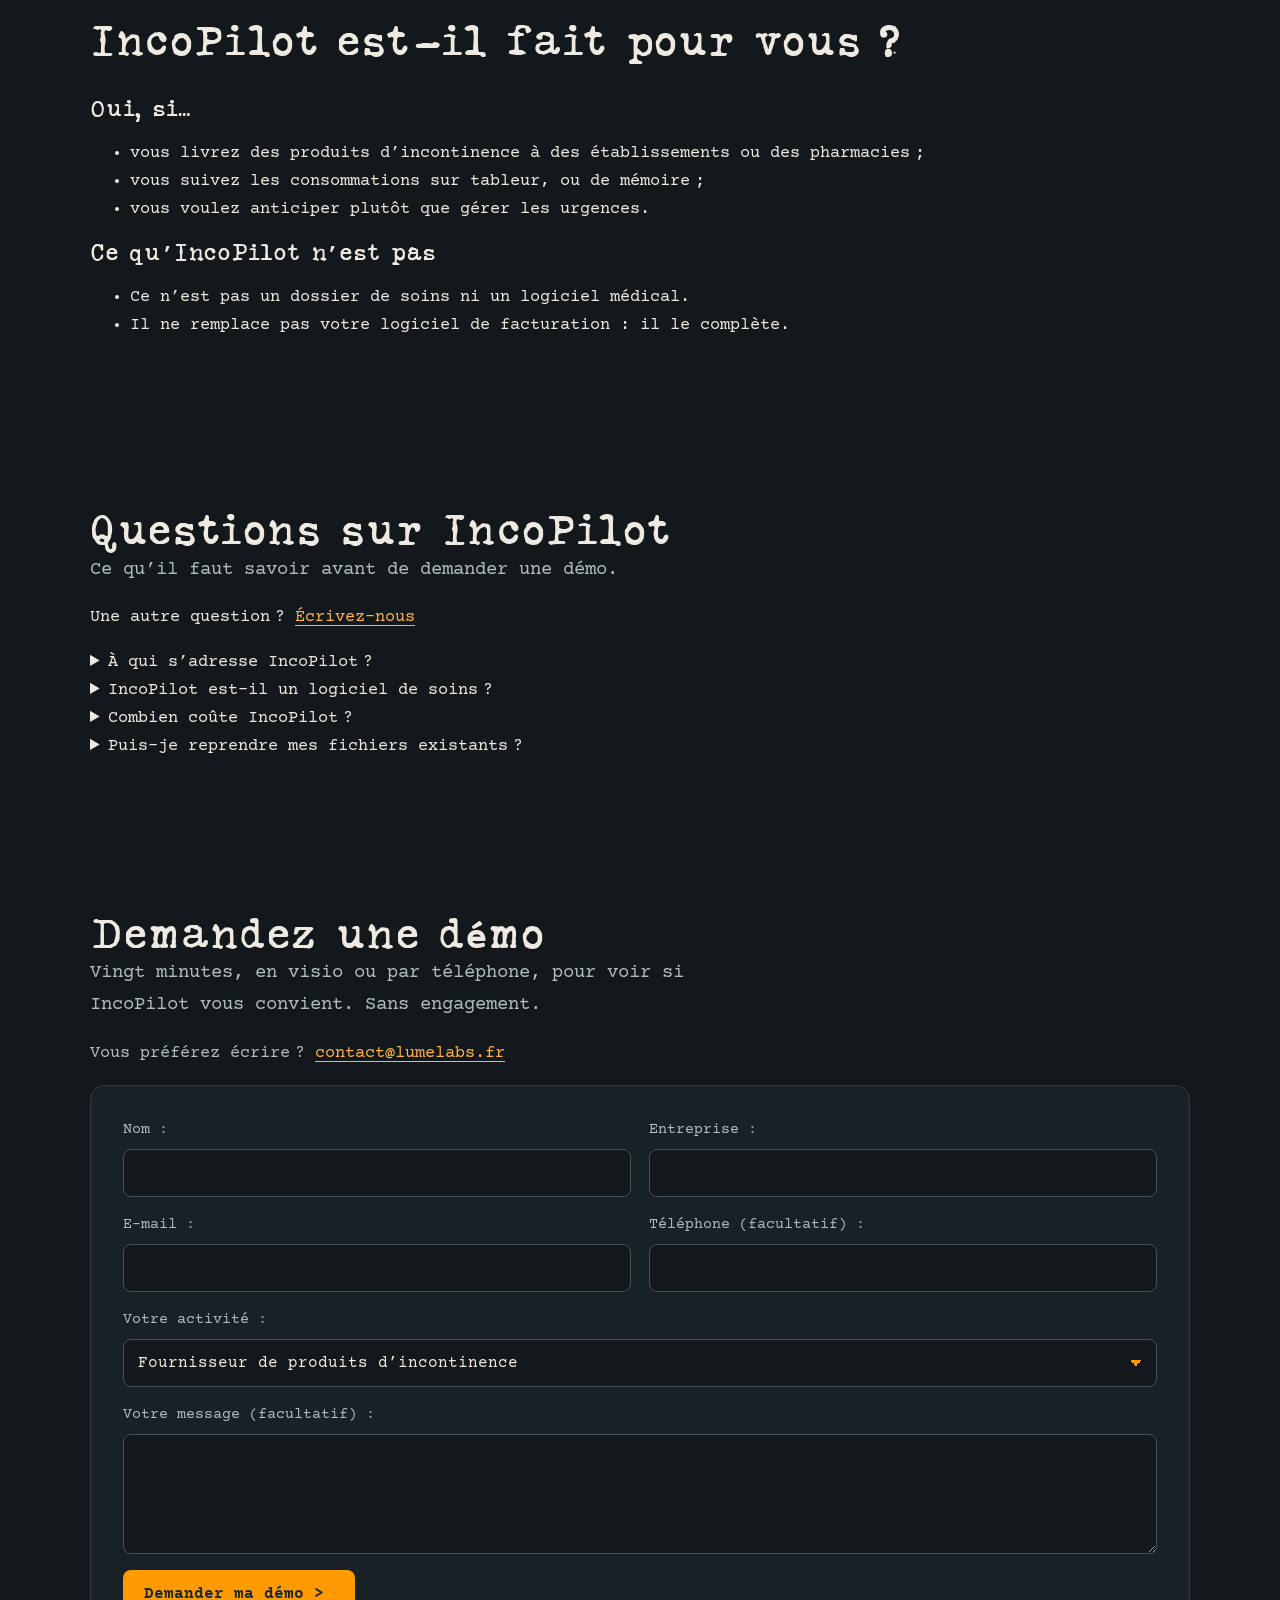
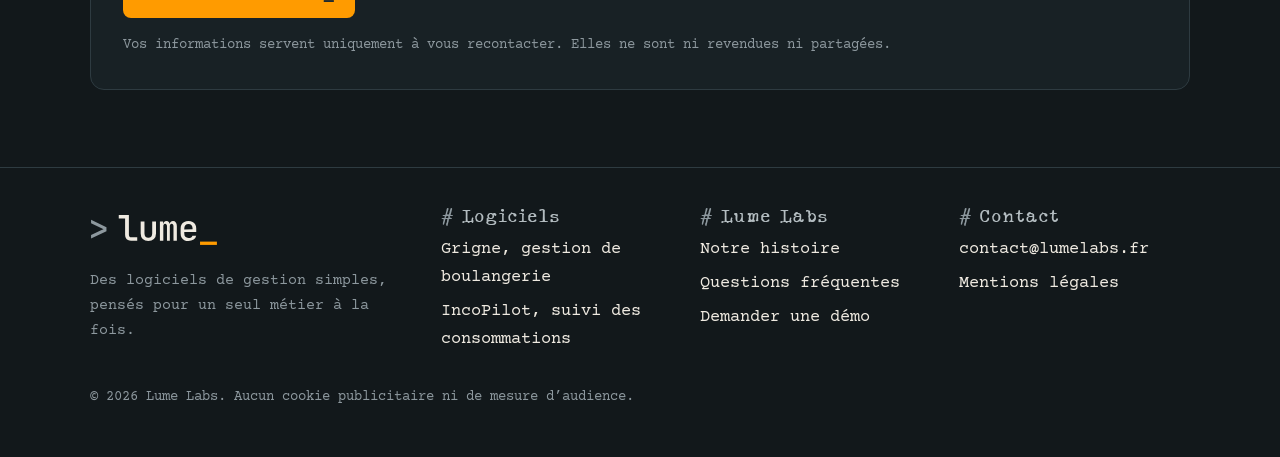
<file: incopilot.html>
<!DOCTYPE html>
<html lang="fr">
<head>
<meta charset="utf-8">
<meta name="viewport" content="width=device-width, initial-scale=1">
<title>IncoPilot, suivi des consommations de produits d’incontinence</title>
<meta name="description" content="IncoPilot suit les consommations de produits d'incontinence de chaque client, prévoit les besoins et vous alerte avant la rupture. Pour les fournisseurs.">
<link rel="canonical" href="https://lumelabs.fr/incopilot.html">
<meta name="robots" content="index, follow">
<meta property="og:type" content="product">
<meta property="og:locale" content="fr_FR">
<meta property="og:site_name" content="Lume Labs">
<meta property="og:title" content="IncoPilot, suivi des consommations de produits d'incontinence">
<meta property="og:description" content="IncoPilot suit les consommations de produits d'incontinence de chaque client, prévoit les besoins et vous alerte avant la rupture. Pour les fournisseurs.">
<meta property="og:url" content="https://lumelabs.fr/incopilot.html">
<meta property="og:image" content="https://lumelabs.fr/og-image.png">
<meta property="og:image:width" content="1200">
<meta property="og:image:height" content="630">
<meta property="og:image:alt" content="Logo Lume Labs : une ligne de commande avec un curseur ambre">
<meta name="twitter:card" content="summary_large_image">
<meta name="theme-color" content="#1F2A30">
<link rel="icon" href="favicon.svg" type="image/svg+xml">
<link rel="icon" href="favicon-32.png" sizes="32x32" type="image/png">
<link rel="apple-touch-icon" href="apple-touch-icon.png">
<link rel="preload" href="fonts/fraunces-latin-600-normal.woff2" as="font" type="font/woff2" crossorigin>
<link rel="preload" href="fonts/inter-latin-400-normal.woff2" as="font" type="font/woff2" crossorigin>
<link rel="stylesheet" href="styles.css">
<script type="application/ld+json">{"@context": "https://schema.org", "@type": "Organization", "@id": "https://lumelabs.fr/#org", "name": "Lume Labs", "url": "https://lumelabs.fr/", "logo": "https://lumelabs.fr/apple-touch-icon.png", "email": "contact@lumelabs.fr", "description": "Éditeur de logiciels de gestion pensés pour un métier : Grigne pour les boulangeries, IncoPilot pour les fournisseurs de produits d'incontinence."}</script>
<script type="application/ld+json">{"@context": "https://schema.org", "@type": "SoftwareApplication", "name": "IncoPilot", "url": "https://lumelabs.fr/incopilot.html", "applicationCategory": "BusinessApplication", "applicationSubCategory": "Suivi des consommations", "operatingSystem": "Web", "inLanguage": "fr", "description": "IncoPilot suit les consommations de produits d'incontinence de chaque client, prévoit les besoins et vous alerte avant la rupture. Pour les fournisseurs.", "publisher": {"@id": "https://lumelabs.fr/#org"}}</script>
<script type="application/ld+json">{"@context": "https://schema.org", "@type": "BreadcrumbList", "itemListElement": [{"@type": "ListItem", "position": 1, "name": "Accueil", "item": "https://lumelabs.fr/"}, {"@type": "ListItem", "position": 2, "name": "IncoPilot", "item": "https://lumelabs.fr/incopilot.html"}]}</script>
<script type="application/ld+json">{"@context": "https://schema.org", "@type": "FAQPage", "mainEntity": [{"@type": "Question", "name": "À qui s'adresse IncoPilot ?", "acceptedAnswer": {"@type": "Answer", "text": "Aux fournisseurs, distributeurs et prestataires qui livrent des produits d'incontinence à des établissements (EHPAD, résidences, services de soins à domicile) ou à des pharmacies."}}, {"@type": "Question", "name": "IncoPilot est-il un logiciel de soins ?", "acceptedAnswer": {"@type": "Answer", "text": "Non. IncoPilot suit des quantités et des commandes pour le fournisseur. Ce n'est pas un dossier de soins."}}, {"@type": "Question", "name": "Combien coûte IncoPilot ?", "acceptedAnswer": {"@type": "Answer", "text": "Le tarif dépend du nombre de clients que vous suivez. Il vous est présenté pendant la démo, sans engagement."}}, {"@type": "Question", "name": "Puis-je reprendre mes fichiers existants ?", "acceptedAnswer": {"@type": "Answer", "text": "Oui. Lors de la mise en route, nous importons ensemble votre liste de clients et vos historiques disponibles."}}]}</script>
</head>
<body>
<a class="skip" href="#contenu">Aller au contenu</a>
<header class="top">
<div class="wrap">
<a class="brand" href="index.html" aria-label="Lume Labs, retour à l'accueil"><svg xmlns="http://www.w3.org/2000/svg" viewBox="54 54 728 182" class="logo-svg" aria-hidden="true" focusable="false"><path d="M60.0 194.0V173.6L119.8 145.0Q123.8 143.2 127.4 142.0Q131.0 140.8 132.8 140.39999999999998Q130.8 140.0 127.10000000000001 138.7Q123.4 137.39999999999998 119.8 135.6L60.0 107.0V86.19999999999999L147.60000000000002 128.8V151.4Z" class="lg-p"/><path d="M287.6 206.0Q277.40000000000003 206.0 269.80000000000007 201.9Q262.20000000000005 197.8 257.90000000000003 190.2Q253.60000000000002 182.6 253.60000000000002 172.6V79.6H217.60000000000002V60.0H275.20000000000005V172.6Q275.20000000000005 179.0 278.80000000000007 182.7Q282.40000000000003 186.4 288.6 186.4H322.6V206.0Z" class="lg-t"/><path d="M385.6 208.0Q365.8 208.0 354.0 196.5Q342.2 185.0 342.2 165.2V96.0H363.8V165.2Q363.8 176.6 369.6 182.89999999999998Q375.40000000000003 189.2 385.6 189.2Q396.0 189.2 401.9 182.89999999999998Q407.8 176.6 407.8 165.2V96.0H429.40000000000003V165.2Q429.40000000000003 185.0 417.5 196.5Q405.6 208.0 385.6 208.0Z" class="lg-t"/><path d="M451.6 206.0V96.0H469.6V110.0H470.8Q471.8 103.6 475.6 99.39999999999999Q480.6 94.0 489.0 94.0Q498.0 94.0 503.0 101.0Q505.6 104.8 506.8 110.0H507.6Q508.6 103.6 512.6 99.39999999999999Q517.6 94.0 526.2 94.0Q536.4 94.0 542.2 101.69999999999999Q548.0 109.39999999999999 548.0 122.19999999999999V206.0H528.8V122.8Q528.8 116.6 526.0999999999999 113.19999999999999Q523.4 109.8 518.4 109.8Q513.4 109.8 510.7 113.1Q508.0 116.39999999999999 508.0 122.6V206.0H491.8V122.8Q491.8 116.39999999999999 489.0 113.1Q486.20000000000005 109.8 481.0 109.8Q476.0 109.8 473.5 113.1Q471.0 116.39999999999999 471.0 122.6V206.0Z" class="lg-t"/><path d="M613.8 208.0Q600.4 208.0 590.3 202.7Q580.1999999999999 197.4 574.8 187.8Q569.4 178.2 569.4 165.4V136.6Q569.4 123.6 574.8 114.1Q580.1999999999999 104.6 590.3 99.3Q600.4 94.0 613.8 94.0Q627.4 94.0 637.4 99.3Q647.4 104.6 652.8 114.1Q658.1999999999999 123.6 658.1999999999999 136.6V156.2H590.1999999999999V165.4Q590.1999999999999 177.6 596.3 184.0Q602.4 190.4 614.0 190.4Q623.4 190.4 629.2 187.10000000000002Q635.0 183.8 636.4 177.4H657.8Q655.4 191.4 643.4 199.7Q631.4 208.0 613.8 208.0ZM637.4 141.39999999999998V136.39999999999998Q637.4 124.39999999999999 631.4 117.79999999999998Q625.4 111.19999999999999 613.8 111.19999999999999Q602.4 111.19999999999999 596.3 117.79999999999998Q590.1999999999999 124.39999999999999 590.1999999999999 136.6V141.6Z" class="lg-t"/><path class="lg-c" d="M679.8 229.8V211.0H775.8V229.8Z"/></svg></a>
<button class="menu-btn" type="button" aria-expanded="false" aria-controls="nav" aria-label="Ouvrir le menu"><svg width="22" height="22" viewBox="0 0 24 24" fill="none" stroke="currentColor" stroke-width="2" stroke-linecap="round" aria-hidden="true"><path d="M3 6h18M3 12h18M3 18h18"/></svg></button>
<nav class="nav" id="nav" aria-label="Navigation principale">
<a href="grigne.html">Grigne</a>
<a href="incopilot.html" aria-current="page">IncoPilot</a>
<a href="index.html#histoire">Notre histoire</a>
<a class="btn btn-main" href="#demo">Demander une démo</a>
</nav>
</div>
</header>
<main id="contenu">
<section class="band hero" aria-labelledby="h1">
<div class="wrap">
<nav class="crumbs" aria-label="Fil d'Ariane"><ol><li><a href="index.html">Accueil</a></li><li aria-current="page">IncoPilot</li></ol></nav>
<div class="p-hero">
<div>
<p class="p-word"><i style="background:var(--mer)" aria-hidden="true"></i>IncoPilot</p>
<h1 id="h1">Le suivi des consommations pour les fournisseurs de produits d’incontinence</h1>
<p class="lead">IncoPilot vous montre ce que consomme chaque client et vous prévient avant la rupture. Vous préparez les bonnes commandes, au bon moment, sans relances de dernière minute.</p>
<div class="cta-row"><a class="btn btn-main" href="#demo">Demander une démo <span class="mono" aria-hidden="true">&gt;_</span></a><a class="btn btn-ghost" href="#fonctions">Ce que fait IncoPilot</a></div>
</div>
<div class="window" style="border-radius:20px;margin-top:0" role="img" aria-label="Exemple de tableau IncoPilot : jours restants avant rupture pour quatre clients">
<div class="win-bar" aria-hidden="true"><i></i><i></i><i></i><span>&gt; incopilot</span><span class="blink">_</span></div>
<div class="screen" aria-hidden="true">
<div class="screen-top"><p class="t">Stocks chez vos clients</p><span class="tag tag-i">Cette semaine</span></div>
<ul class="rows">
<li class="row"><span>Résidence Les Oliviers</span><span class="bar"><b class="low" style="width:20%"></b></span><span class="v">6 j</span></li>
<li class="row"><span>Pharmacie du Port</span><span class="bar"><b style="width:37%"></b></span><span class="v">11 j</span></li>
<li class="row"><span>SSIAD de la Vallée</span><span class="bar"><b style="width:60%"></b></span><span class="v">18 j</span></li>
<li class="row"><span>EHPAD Saint-Roch</span><span class="bar"><b style="width:83%"></b></span><span class="v">25 j</span></li>
</ul>
<div class="alert"><span class="mono">&gt;</span><span>Résidence Les Oliviers : commande conseillée de 4 cartons avant jeudi.</span></div>
</div>
<p class="sample">Tableau d’exemple, clients et chiffres fictifs.</p>
</div>
</div>
</div>
</section>

<section class="band alt" id="fonctions" aria-labelledby="fonctions-t">
<div class="wrap">
<div class="sec-head"><h2 id="fonctions-t">Ce que fait IncoPilot pour vous</h2><p class="lead">Fini les tableurs tenus à la main et les commandes passées dans l’urgence.</p></div>
<div class="feat">
<article><h3>Les consommations de chaque client</h3><p>Établissement par établissement, voyez ce qui est consommé chaque semaine et comment cela évolue.</p></article>
<article><h3>Une prévision des besoins</h3><p>À partir de l’historique, IncoPilot estime ce dont chaque client aura besoin dans les semaines à venir.</p></article>
<article><h3>Une alerte avant la rupture</h3><p>Quand un stock approche de sa fin, vous êtes prévenu à temps pour organiser la livraison.</p></article>
<article><h3>Des commandes mieux préparées</h3><p>Des quantités conseillées pour chaque client, pour éviter le surstock comme le manque.</p></article>
</div>
</div>
</section>

<section class="band" aria-labelledby="pourqui-t">
<div class="wrap">
<h2 id="pourqui-t" style="margin-bottom:32px">IncoPilot est-il fait pour vous ?</h2>
<div class="who">
<div><h3>Oui, si…</h3><ul><li>vous livrez des produits d’incontinence à des établissements ou des pharmacies ;</li><li>vous suivez les consommations sur tableur, ou de mémoire ;</li><li>vous voulez anticiper plutôt que gérer les urgences.</li></ul></div>
<div><h3>Ce qu’IncoPilot n’est pas</h3><ul><li>Ce n’est pas un dossier de soins ni un logiciel médical.</li><li>Il ne remplace pas votre logiciel de facturation : il le complète.</li></ul></div>
</div>
</div>
</section>
<section class="band alt" id="questions-incopilot" aria-labelledby="questions-incopilot-t">
<div class="wrap faq-grid">
<div>
<h2 id="questions-incopilot-t">Questions sur IncoPilot</h2>
<p class="lead">Ce qu’il faut savoir avant de demander une démo.</p>
<p class="ask">Une autre question ? <a href="#demo">Écrivez-nous</a></p>
</div>
<div class="faq"><details><summary>À qui s’adresse IncoPilot ?</summary><p>Aux fournisseurs, distributeurs et prestataires qui livrent des produits d’incontinence à des établissements (EHPAD, résidences, services de soins à domicile) ou à des pharmacies.</p></details><details><summary>IncoPilot est-il un logiciel de soins ?</summary><p>Non. IncoPilot suit des quantités et des commandes pour le fournisseur. Ce n’est pas un dossier de soins.</p></details><details><summary>Combien coûte IncoPilot ?</summary><p>Le tarif dépend du nombre de clients que vous suivez. Il vous est présenté pendant la démo, sans engagement.</p></details><details><summary>Puis-je reprendre mes fichiers existants ?</summary><p>Oui. Lors de la mise en route, nous importons ensemble votre liste de clients et vos historiques disponibles.</p></details></div>
</div>
</section>
<section class="band dark" id="demo" aria-labelledby="demo-t">
<div class="wrap contact">
<div>
<h2 id="demo-t">Demandez une démo</h2>
<p class="lead">Vingt minutes, en visio ou par téléphone, pour voir si IncoPilot vous convient. Sans engagement.</p>
<p class="contact-direct">Vous préférez écrire ? <a href="mailto:contact@lumelabs.fr">contact@lumelabs.fr</a></p>
</div>
<div class="tally-slot" data-produit="IncoPilot"></div>
<form class="form" novalidate>
<input type="hidden" name="produit" value="IncoPilot">
<div class="field"><label for="f-nom">Nom</label><input id="f-nom" name="nom" autocomplete="name" required></div>
<div class="field"><label for="f-ent">Entreprise</label><input id="f-ent" name="entreprise" autocomplete="organization" required></div>
<div class="field"><label for="f-mail">E-mail</label><input id="f-mail" name="email" type="email" autocomplete="email" required></div>
<div class="field"><label for="f-tel">Téléphone <span>(facultatif)</span></label><input id="f-tel" name="tel" type="tel" autocomplete="tel"></div>
<div class="field full"><label for="f-met">Votre activité</label><select id="f-met" name="metier"><option>Boulangerie, pâtisserie</option><option selected>Fournisseur de produits d’incontinence</option><option>Autre activité</option></select></div>
<div class="field full"><label for="f-msg">Votre message <span>(facultatif)</span></label><textarea id="f-msg" name="message"></textarea></div>
<button class="btn btn-main" type="submit">Demander ma démo <span class="mono" aria-hidden="true">&gt;_</span></button>
<p class="form-note">Vos informations servent uniquement à vous recontacter. Elles ne sont ni revendues ni partagées.</p>
<div class="form-done" tabindex="-1" role="status">Votre messagerie va s’ouvrir avec votre demande déjà rédigée. Si rien ne s’ouvre, <a href="mailto:contact@lumelabs.fr">cliquez ici</a> ou écrivez à contact@lumelabs.fr.</div>
</form>
</div>
</section>
</main>
<footer class="foot">
<div class="wrap">
<div>
<a class="brand" href="index.html" aria-label="Lume Labs, retour à l'accueil"><svg xmlns="http://www.w3.org/2000/svg" viewBox="54 54 728 182" class="logo-svg" aria-hidden="true" focusable="false"><path d="M60.0 194.0V173.6L119.8 145.0Q123.8 143.2 127.4 142.0Q131.0 140.8 132.8 140.39999999999998Q130.8 140.0 127.10000000000001 138.7Q123.4 137.39999999999998 119.8 135.6L60.0 107.0V86.19999999999999L147.60000000000002 128.8V151.4Z" class="lg-p"/><path d="M287.6 206.0Q277.40000000000003 206.0 269.80000000000007 201.9Q262.20000000000005 197.8 257.90000000000003 190.2Q253.60000000000002 182.6 253.60000000000002 172.6V79.6H217.60000000000002V60.0H275.20000000000005V172.6Q275.20000000000005 179.0 278.80000000000007 182.7Q282.40000000000003 186.4 288.6 186.4H322.6V206.0Z" class="lg-t"/><path d="M385.6 208.0Q365.8 208.0 354.0 196.5Q342.2 185.0 342.2 165.2V96.0H363.8V165.2Q363.8 176.6 369.6 182.89999999999998Q375.40000000000003 189.2 385.6 189.2Q396.0 189.2 401.9 182.89999999999998Q407.8 176.6 407.8 165.2V96.0H429.40000000000003V165.2Q429.40000000000003 185.0 417.5 196.5Q405.6 208.0 385.6 208.0Z" class="lg-t"/><path d="M451.6 206.0V96.0H469.6V110.0H470.8Q471.8 103.6 475.6 99.39999999999999Q480.6 94.0 489.0 94.0Q498.0 94.0 503.0 101.0Q505.6 104.8 506.8 110.0H507.6Q508.6 103.6 512.6 99.39999999999999Q517.6 94.0 526.2 94.0Q536.4 94.0 542.2 101.69999999999999Q548.0 109.39999999999999 548.0 122.19999999999999V206.0H528.8V122.8Q528.8 116.6 526.0999999999999 113.19999999999999Q523.4 109.8 518.4 109.8Q513.4 109.8 510.7 113.1Q508.0 116.39999999999999 508.0 122.6V206.0H491.8V122.8Q491.8 116.39999999999999 489.0 113.1Q486.20000000000005 109.8 481.0 109.8Q476.0 109.8 473.5 113.1Q471.0 116.39999999999999 471.0 122.6V206.0Z" class="lg-t"/><path d="M613.8 208.0Q600.4 208.0 590.3 202.7Q580.1999999999999 197.4 574.8 187.8Q569.4 178.2 569.4 165.4V136.6Q569.4 123.6 574.8 114.1Q580.1999999999999 104.6 590.3 99.3Q600.4 94.0 613.8 94.0Q627.4 94.0 637.4 99.3Q647.4 104.6 652.8 114.1Q658.1999999999999 123.6 658.1999999999999 136.6V156.2H590.1999999999999V165.4Q590.1999999999999 177.6 596.3 184.0Q602.4 190.4 614.0 190.4Q623.4 190.4 629.2 187.10000000000002Q635.0 183.8 636.4 177.4H657.8Q655.4 191.4 643.4 199.7Q631.4 208.0 613.8 208.0ZM637.4 141.39999999999998V136.39999999999998Q637.4 124.39999999999999 631.4 117.79999999999998Q625.4 111.19999999999999 613.8 111.19999999999999Q602.4 111.19999999999999 596.3 117.79999999999998Q590.1999999999999 124.39999999999999 590.1999999999999 136.6V141.6Z" class="lg-t"/><path class="lg-c" d="M679.8 229.8V211.0H775.8V229.8Z"/></svg></a>
<p>Des logiciels de gestion simples, pensés pour un seul métier à la fois.</p>
</div>
<div>
<h2>Logiciels</h2>
<ul>
<li><a href="grigne.html">Grigne, gestion de boulangerie</a></li>
<li><a href="incopilot.html">IncoPilot, suivi des consommations</a></li>
</ul>
</div>
<div>
<h2>Lume Labs</h2>
<ul>
<li><a href="index.html#histoire">Notre histoire</a></li>
<li><a href="index.html#questions">Questions fréquentes</a></li>
<li><a href="#demo">Demander une démo</a></li>
</ul>
</div>
<div>
<h2>Contact</h2>
<ul>
<li><a href="mailto:contact@lumelabs.fr">contact@lumelabs.fr</a></li>
<li><a href="mentions-legales.html">Mentions légales</a></li>
</ul>
</div>
</div>
<p class="legal">© <span id="year">2026</span> Lume Labs. Aucun cookie publicitaire ni de mesure d’audience.</p>
</footer>
<script>
{
  const btn = document.querySelector('.menu-btn');
  const nav = document.getElementById('nav');
  if (btn && nav) {
    btn.addEventListener('click', () => {
      const open = nav.classList.toggle('open');
      btn.setAttribute('aria-expanded', String(open));
    });
    nav.addEventListener('click', (e) => {
      if (e.target.closest('a')) { nav.classList.remove('open'); btn.setAttribute('aria-expanded', 'false'); }
    });
  }
  const EMAIL = 'contact@lumelabs.fr';
  // Identifiant du formulaire Tally : la fin du lien tally.so/r/XXXXXX. Laisser vide pour garder le formulaire intégré.
  const TALLY_ID = '';
  if (TALLY_ID) {
    const slots = document.querySelectorAll('.tally-slot');
    for (const slot of slots) {
      const f = document.createElement('iframe');
      const params = new URLSearchParams({ alignLeft: '1', hideTitle: '1', transparentBackground: '1', dynamicHeight: '1', produit: slot.dataset.produit || 'Lume Labs' });
      f.setAttribute('data-tally-src', 'https://tally.so/embed/' + TALLY_ID + '?' + params.toString());
      f.setAttribute('title', 'Formulaire de demande de démo');
      f.setAttribute('loading', 'lazy');
      f.setAttribute('width', '100%');
      f.setAttribute('height', '520');
      f.style.border = '0';
      slot.appendChild(f);
    }
    window.addEventListener('message', (e) => {
      if (e.origin !== 'https://tally.so') return;
      const data = typeof e.data === 'string' ? e.data : JSON.stringify(e.data || '');
      if (data.indexOf('Tally.FormLoaded') === -1) return;
      for (const slot of slots) {
        slot.classList.add('on');
        const native = slot.parentElement.querySelector('form.form');
        if (native) native.hidden = true;
      }
    });
    const sc = document.createElement('script');
    sc.src = 'https://tally.so/widgets/embed.js';
    sc.async = true;
    sc.onload = () => { try { window.Tally && window.Tally.loadEmbeds(); } catch (err) { /* formulaire intégré conservé */ } };
    document.body.appendChild(sc);
  }
  for (const form of document.querySelectorAll('form.form')) {
    form.addEventListener('submit', (e) => {
      e.preventDefault();
      if (!form.reportValidity()) return;
      const d = new FormData(form);
      const lines = [
        'Nom : ' + (d.get('nom') || ''),
        'Entreprise : ' + (d.get('entreprise') || ''),
        'Activité : ' + (d.get('metier') || ''),
        'E-mail : ' + (d.get('email') || ''),
        'Téléphone : ' + (d.get('tel') || ''),
        '',
        (d.get('message') || '')
      ];
      const subject = 'Demande de démo ' + (d.get('produit') || 'Lume Labs') + ' – ' + (d.get('entreprise') || d.get('nom') || '');
      const href = 'mailto:' + EMAIL + '?subject=' + encodeURIComponent(subject) + '&body=' + encodeURIComponent(lines.join('\n'));
      const done = form.querySelector('.form-done');
      if (done) {
        done.querySelector('a').setAttribute('href', href);
        done.classList.add('on');
        done.focus();
      }
      try { window.location.href = href; } catch (err) { /* le lien reste affiché */ }
    });
  }
  const y = document.getElementById('year');
  if (y) y.textContent = String(new Date().getFullYear());
}

</script>
</body>
</html>
</file>
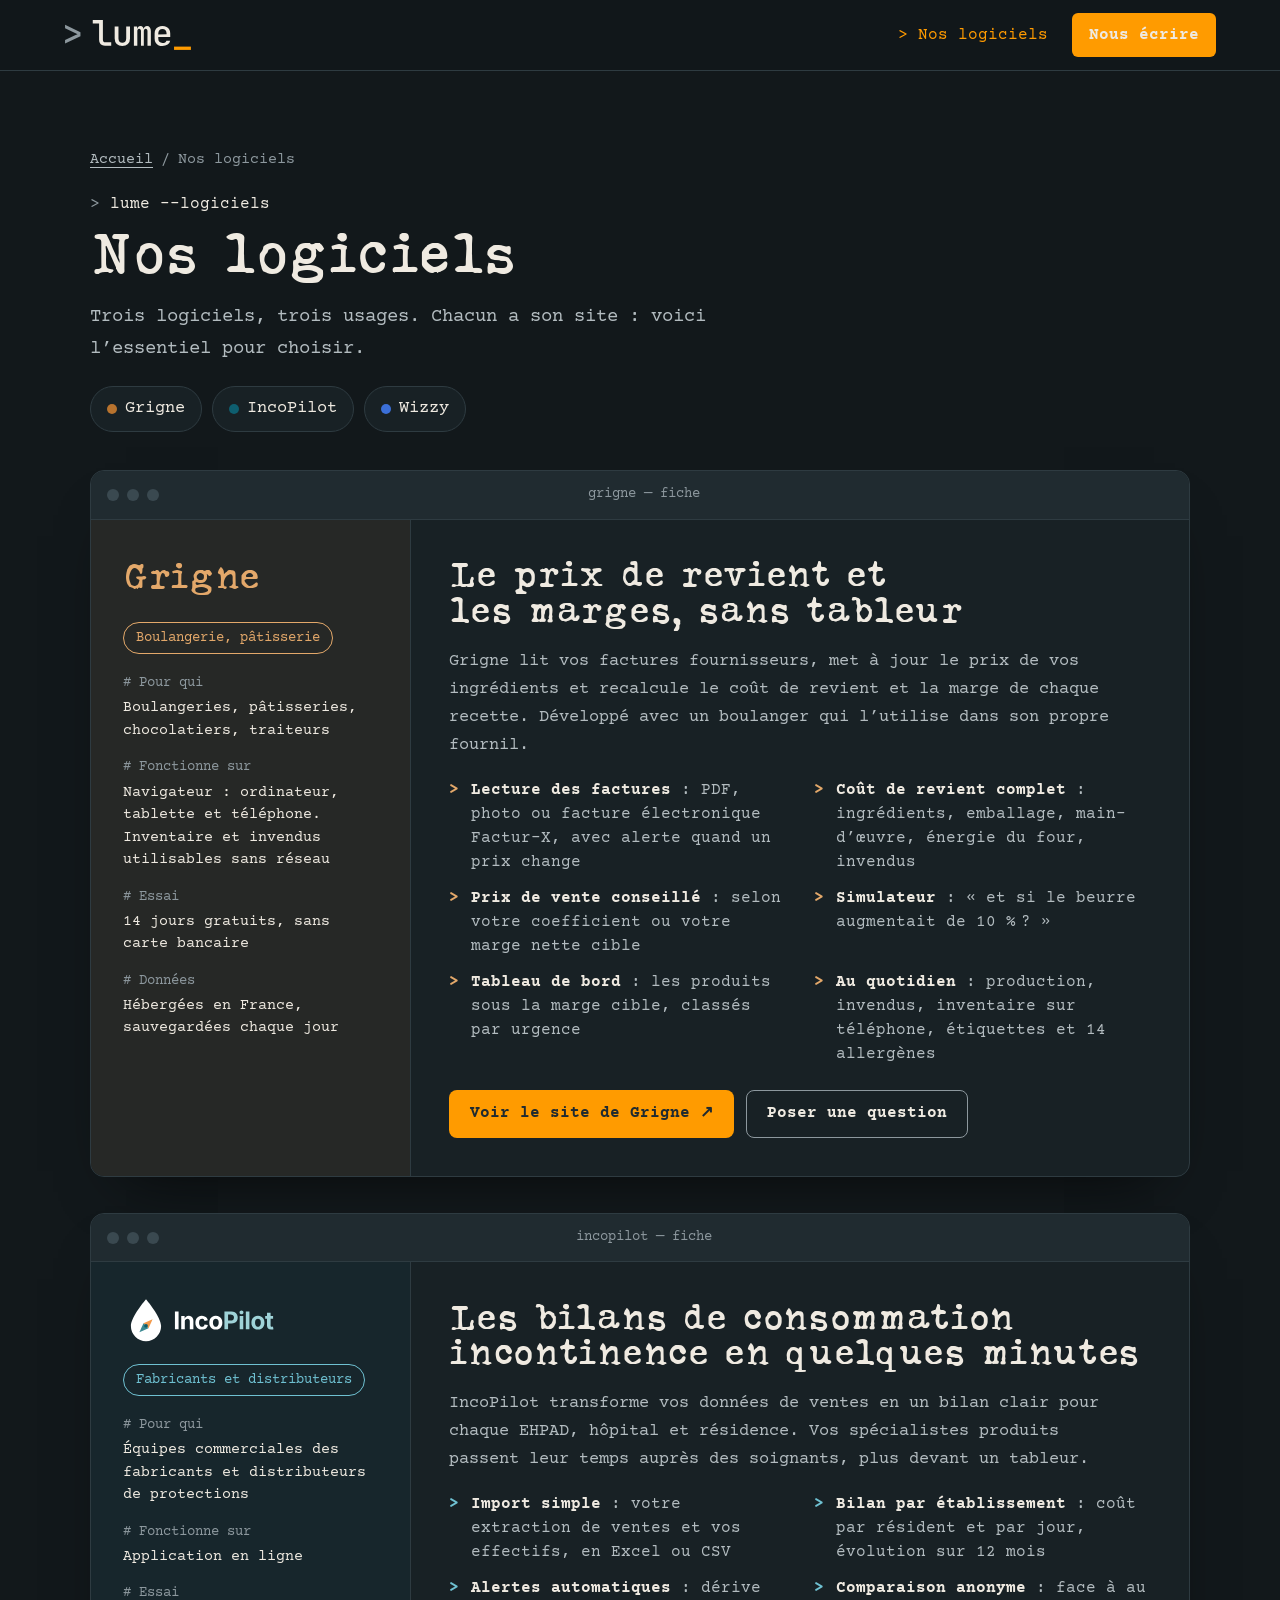
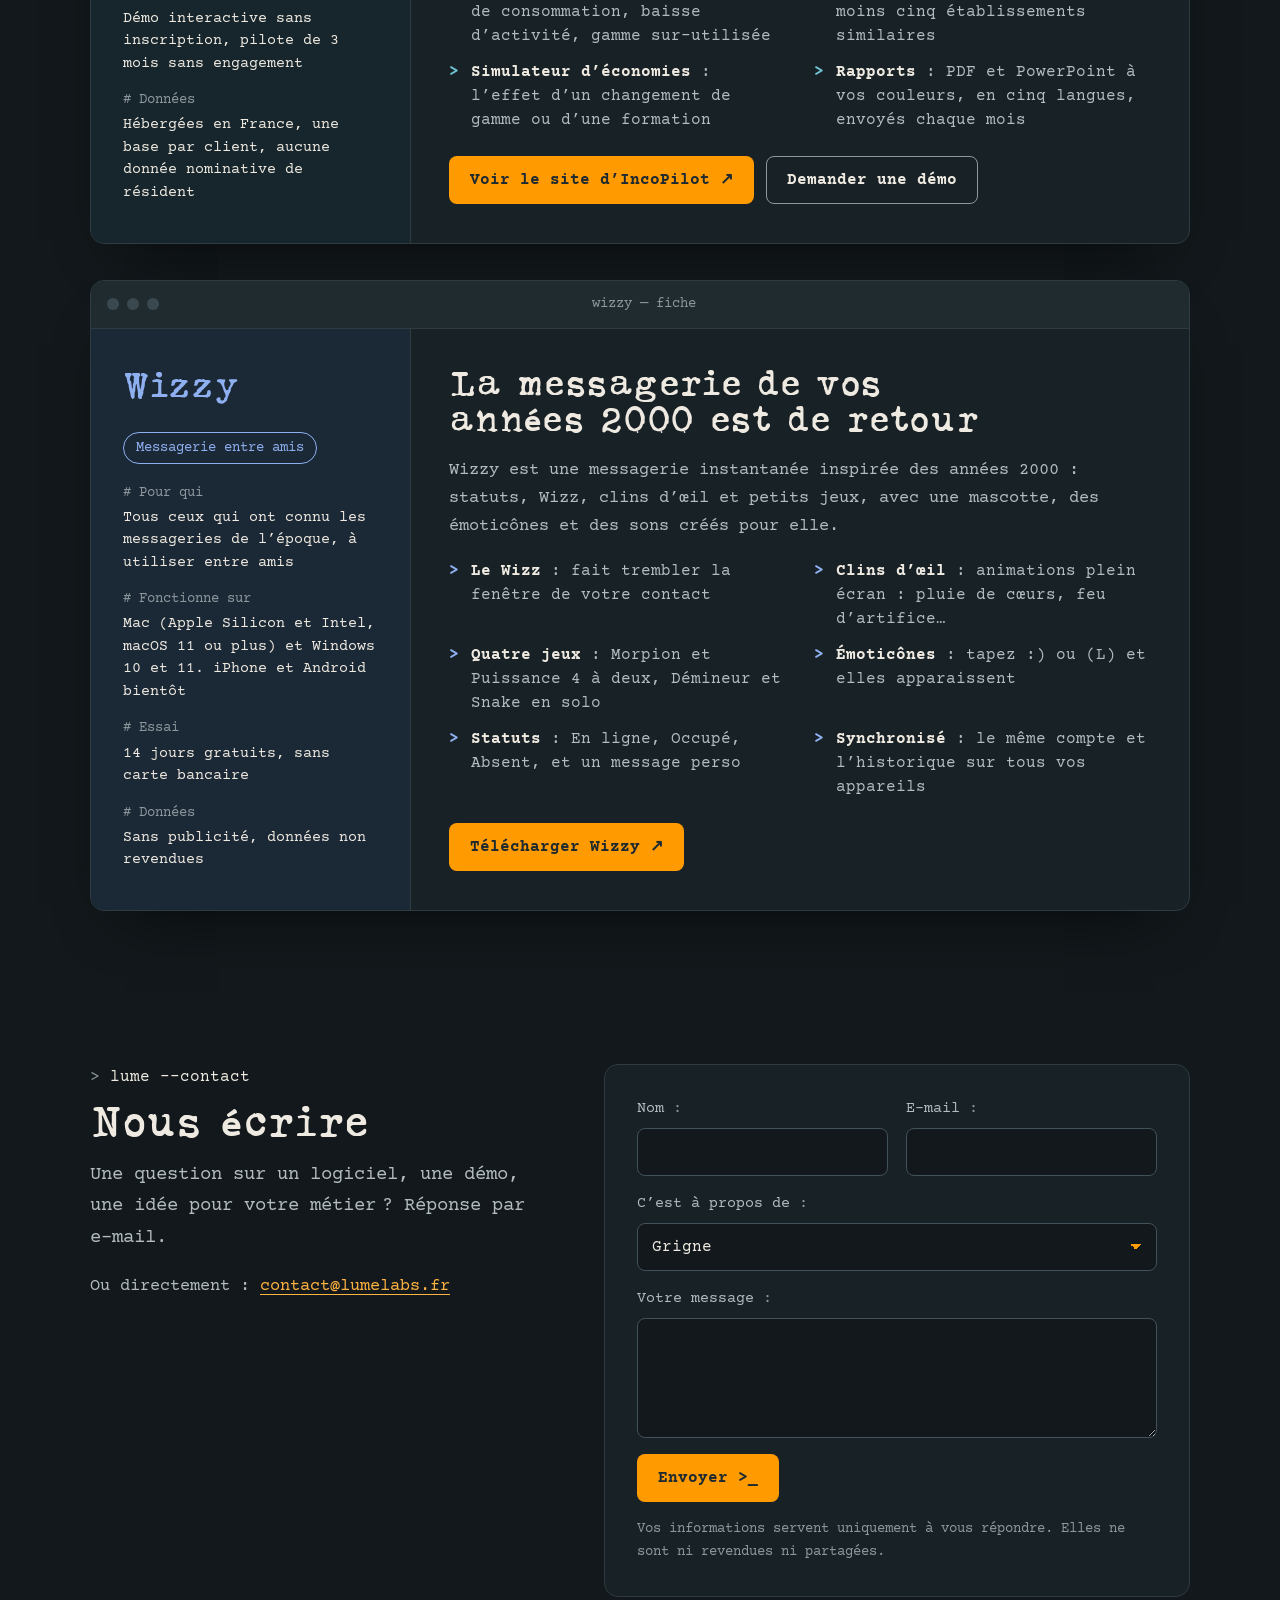
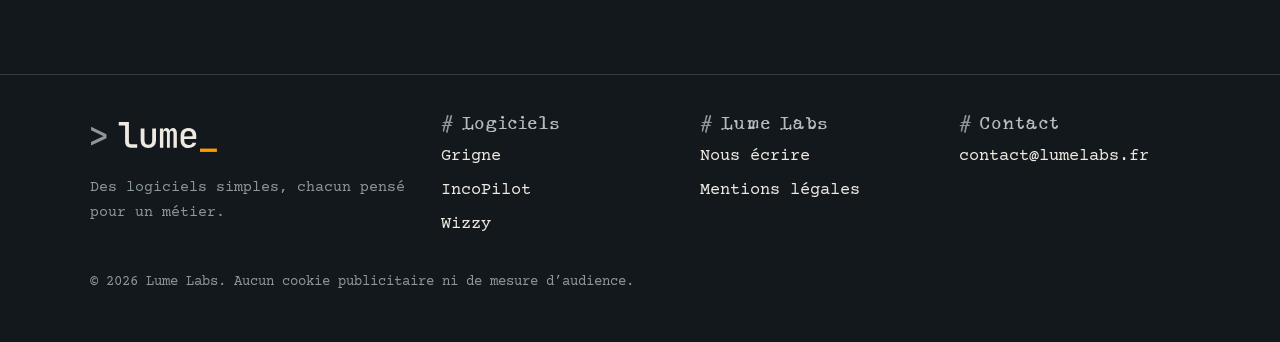
<file: logiciels.html>
<!DOCTYPE html>
<html lang="fr">
<head>
<meta charset="utf-8">
<meta name="viewport" content="width=device-width, initial-scale=1">
<title>Nos logiciels, Lume Labs</title>
<meta name="description" content="Les fiches des logiciels Lume : Grigne (coût de revient pour boulangeries), IncoPilot (bilans de consommation incontinence) et Wizzy (messagerie rétro).">
<link rel="canonical" href="https://lumelabs.fr/logiciels.html">
<meta name="robots" content="index, follow">
<meta property="og:type" content="website">
<meta property="og:locale" content="fr_FR">
<meta property="og:site_name" content="Lume Labs">
<meta property="og:title" content="Nos logiciels, Lume Labs">
<meta property="og:description" content="Les fiches des logiciels Lume : Grigne (coût de revient pour boulangeries), IncoPilot (bilans de consommation incontinence) et Wizzy (messagerie rétro).">
<meta property="og:url" content="https://lumelabs.fr/logiciels.html">
<meta property="og:image" content="https://lumelabs.fr/og-image.png">
<meta property="og:image:width" content="1200">
<meta property="og:image:height" content="630">
<meta property="og:image:alt" content="Logo Lume Labs : une ligne de commande avec un curseur ambre">
<meta name="twitter:card" content="summary_large_image">
<meta name="theme-color" content="#12181B">
<link rel="icon" href="favicon.svg" type="image/svg+xml">
<link rel="icon" href="favicon-32.png" sizes="32x32" type="image/png">
<link rel="apple-touch-icon" href="apple-touch-icon.png">
<link rel="preload" href="fonts/courier-prime-latin-400-normal.woff2" as="font" type="font/woff2" crossorigin>
<link rel="preload" href="fonts/silk-remington-sbold.woff2" as="font" type="font/woff2" crossorigin>
<link rel="stylesheet" href="styles.css">
<script type="application/ld+json">{"@context": "https://schema.org", "@type": "Organization", "@id": "https://lumelabs.fr/#org", "name": "Lume Labs", "url": "https://lumelabs.fr/", "logo": "https://lumelabs.fr/apple-touch-icon.png", "email": "contact@lumelabs.fr", "description": "Éditeur de logiciels de gestion pensés pour un métier : Grigne pour les boulangeries, IncoPilot pour les fournisseurs de produits d'incontinence."}</script>
<script type="application/ld+json">{"@context": "https://schema.org", "@type": "ItemList", "itemListElement": [{"@type": "ListItem", "position": 1, "item": {"@type": "SoftwareApplication", "name": "Grigne", "url": "https://www.labobinestories.fr/grigne/", "applicationCategory": "BusinessApplication", "applicationSubCategory": "Gestion de boulangerie", "operatingSystem": "Web", "description": "Grigne lit vos factures fournisseurs, met à jour le prix de vos ingrédients et recalcule le coût de revient et la marge de chaque recette. Développé avec un boulanger qui l'utilise dans son propre fournil.", "publisher": {"@id": "https://lumelabs.fr/#org"}}}, {"@type": "ListItem", "position": 2, "item": {"@type": "SoftwareApplication", "name": "IncoPilot", "url": "https://incopilot.fr/", "applicationCategory": "BusinessApplication", "applicationSubCategory": "Bilans de consommation", "operatingSystem": "Web", "description": "IncoPilot transforme vos données de ventes en un bilan clair pour chaque EHPAD, hôpital et résidence. Vos spécialistes produits passent leur temps auprès des soignants, plus devant un tableur.", "publisher": {"@id": "https://lumelabs.fr/#org"}}}, {"@type": "ListItem", "position": 3, "item": {"@type": "SoftwareApplication", "name": "Wizzy", "url": "https://labobinestories.fr/wizzy/", "applicationCategory": "CommunicationApplication", "applicationSubCategory": "Messagerie instantanée", "operatingSystem": "macOS, Windows", "description": "Wizzy est une messagerie instantanée inspirée des années 2000 : statuts, Wizz, clins d'œil et petits jeux, avec une mascotte, des émoticônes et des sons créés pour elle.", "publisher": {"@id": "https://lumelabs.fr/#org"}}}]}</script>
<script type="application/ld+json">{"@context": "https://schema.org", "@type": "BreadcrumbList", "itemListElement": [{"@type": "ListItem", "position": 1, "name": "Accueil", "item": "https://lumelabs.fr/"}, {"@type": "ListItem", "position": 2, "name": "Nos logiciels", "item": "https://lumelabs.fr/logiciels.html"}]}</script>
</head>
<body>
<a class="skip" href="#contenu">Aller au contenu</a>
<header class="top">
<div class="wrap">
<a class="brand" href="index.html" aria-label="Lume Labs, retour à l'accueil"><svg xmlns="http://www.w3.org/2000/svg" viewBox="54 54 728 182" class="logo-svg" aria-hidden="true" focusable="false"><path d="M60.0 194.0V173.6L119.8 145.0Q123.8 143.2 127.4 142.0Q131.0 140.8 132.8 140.39999999999998Q130.8 140.0 127.10000000000001 138.7Q123.4 137.39999999999998 119.8 135.6L60.0 107.0V86.19999999999999L147.60000000000002 128.8V151.4Z" class="lg-p"/><path d="M287.6 206.0Q277.40000000000003 206.0 269.80000000000007 201.9Q262.20000000000005 197.8 257.90000000000003 190.2Q253.60000000000002 182.6 253.60000000000002 172.6V79.6H217.60000000000002V60.0H275.20000000000005V172.6Q275.20000000000005 179.0 278.80000000000007 182.7Q282.40000000000003 186.4 288.6 186.4H322.6V206.0Z" class="lg-t"/><path d="M385.6 208.0Q365.8 208.0 354.0 196.5Q342.2 185.0 342.2 165.2V96.0H363.8V165.2Q363.8 176.6 369.6 182.89999999999998Q375.40000000000003 189.2 385.6 189.2Q396.0 189.2 401.9 182.89999999999998Q407.8 176.6 407.8 165.2V96.0H429.40000000000003V165.2Q429.40000000000003 185.0 417.5 196.5Q405.6 208.0 385.6 208.0Z" class="lg-t"/><path d="M451.6 206.0V96.0H469.6V110.0H470.8Q471.8 103.6 475.6 99.39999999999999Q480.6 94.0 489.0 94.0Q498.0 94.0 503.0 101.0Q505.6 104.8 506.8 110.0H507.6Q508.6 103.6 512.6 99.39999999999999Q517.6 94.0 526.2 94.0Q536.4 94.0 542.2 101.69999999999999Q548.0 109.39999999999999 548.0 122.19999999999999V206.0H528.8V122.8Q528.8 116.6 526.0999999999999 113.19999999999999Q523.4 109.8 518.4 109.8Q513.4 109.8 510.7 113.1Q508.0 116.39999999999999 508.0 122.6V206.0H491.8V122.8Q491.8 116.39999999999999 489.0 113.1Q486.20000000000005 109.8 481.0 109.8Q476.0 109.8 473.5 113.1Q471.0 116.39999999999999 471.0 122.6V206.0Z" class="lg-t"/><path d="M613.8 208.0Q600.4 208.0 590.3 202.7Q580.1999999999999 197.4 574.8 187.8Q569.4 178.2 569.4 165.4V136.6Q569.4 123.6 574.8 114.1Q580.1999999999999 104.6 590.3 99.3Q600.4 94.0 613.8 94.0Q627.4 94.0 637.4 99.3Q647.4 104.6 652.8 114.1Q658.1999999999999 123.6 658.1999999999999 136.6V156.2H590.1999999999999V165.4Q590.1999999999999 177.6 596.3 184.0Q602.4 190.4 614.0 190.4Q623.4 190.4 629.2 187.10000000000002Q635.0 183.8 636.4 177.4H657.8Q655.4 191.4 643.4 199.7Q631.4 208.0 613.8 208.0ZM637.4 141.39999999999998V136.39999999999998Q637.4 124.39999999999999 631.4 117.79999999999998Q625.4 111.19999999999999 613.8 111.19999999999999Q602.4 111.19999999999999 596.3 117.79999999999998Q590.1999999999999 124.39999999999999 590.1999999999999 136.6V141.6Z" class="lg-t"/><path class="lg-c" d="M679.8 229.8V211.0H775.8V229.8Z"/></svg></a>
<button class="menu-btn" type="button" aria-expanded="false" aria-controls="nav" aria-label="Ouvrir le menu"><svg width="22" height="22" viewBox="0 0 24 24" fill="none" stroke="currentColor" stroke-width="2" stroke-linecap="round" aria-hidden="true"><path d="M3 6h18M3 12h18M3 18h18"/></svg></button>
<nav class="nav" id="nav" aria-label="Navigation principale">
<a href="logiciels.html" aria-current="page">Nos logiciels</a>
<a class="btn btn-main" href="index.html#contact">Nous écrire</a>
</nav>
</div>
</header>
<main id="contenu">
<section class="band" style="padding-bottom:clamp(24px,3vw,40px)" aria-labelledby="h1">
<div class="wrap">
<nav class="crumbs" aria-label="Fil d'Ariane"><ol><li><a href="index.html">Accueil</a></li><li aria-current="page">Nos logiciels</li></ol></nav>
<p class="prompt"><b>lume --logiciels</b></p>
<h1 id="h1">Nos logiciels</h1>
<p class="lead" style="margin-top:16px">Trois logiciels, trois usages. Chacun a son site : voici l’essentiel pour choisir.</p>
<div class="chips"><a href="#grigne"><i style="background:#B8732E" aria-hidden="true"></i>Grigne</a><a href="#incopilot"><i style="background:#0E5E6F" aria-hidden="true"></i>IncoPilot</a><a href="#wizzy"><i style="background:#3B6FD8" aria-hidden="true"></i>Wizzy</a></div>
</div>
</section>
<section class="band" style="padding-top:0" aria-label="Fiches des logiciels">
<div class="wrap fiches">
<article class="fiche win" id="grigne" style="--accent:#B8732E;--accent-ink:#E3A86A" aria-labelledby="grigne-t">
<div class="win-bar" aria-hidden="true"><i></i><i></i><i></i><span>grigne — fiche</span></div>
<div class="f-in">
<div class="f-id">
<div class="f-logo"><span class="f-word">Grigne</span></div>
<span class="f-tag">Boulangerie, pâtisserie</span>
<dl><div><dt>Pour qui</dt><dd>Boulangeries, pâtisseries, chocolatiers, traiteurs</dd></div><div><dt>Fonctionne sur</dt><dd>Navigateur : ordinateur, tablette et téléphone. Inventaire et invendus utilisables sans réseau</dd></div><div><dt>Essai</dt><dd>14 jours gratuits, sans carte bancaire</dd></div><div><dt>Données</dt><dd>Hébergées en France, sauvegardées chaque jour</dd></div></dl>
</div>
<div class="f-main">
<h2 id="grigne-t"><span class="sr">Grigne : </span>Le prix de revient et les marges, sans tableur</h2>
<p>Grigne lit vos factures fournisseurs, met à jour le prix de vos ingrédients et recalcule le coût de revient et la marge de chaque recette. Développé avec un boulanger qui l’utilise dans son propre fournil.</p>
<ul class="f-list"><li><b>Lecture des factures</b> : PDF, photo ou facture électronique Factur-X, avec alerte quand un prix change</li><li><b>Coût de revient complet</b> : ingrédients, emballage, main-d’œuvre, énergie du four, invendus</li><li><b>Prix de vente conseillé</b> : selon votre coefficient ou votre marge nette cible</li><li><b>Simulateur</b> : « et si le beurre augmentait de 10 % ? »</li><li><b>Tableau de bord</b> : les produits sous la marge cible, classés par urgence</li><li><b>Au quotidien</b> : production, invendus, inventaire sur téléphone, étiquettes et 14 allergènes</li></ul>
<div class="f-cta"><a class="btn btn-main ext" href="https://www.labobinestories.fr/grigne/">Voir le site de Grigne</a><a class="btn btn-ghost" href="index.html#contact">Poser une question</a></div>
</div>
</div>
</article>
<article class="fiche win" id="incopilot" style="--accent:#0E5E6F;--accent-ink:#6FC1D2" aria-labelledby="incopilot-t">
<div class="win-bar" aria-hidden="true"><i></i><i></i><i></i><span>incopilot — fiche</span></div>
<div class="f-in">
<div class="f-id">
<div class="f-logo"><img src="img/incopilot-sombre.svg" alt="IncoPilot" width="163" height="48"></div>
<span class="f-tag">Fabricants et distributeurs</span>
<dl><div><dt>Pour qui</dt><dd>Équipes commerciales des fabricants et distributeurs de protections</dd></div><div><dt>Fonctionne sur</dt><dd>Application en ligne</dd></div><div><dt>Essai</dt><dd>Démo interactive sans inscription, pilote de 3 mois sans engagement</dd></div><div><dt>Données</dt><dd>Hébergées en France, une base par client, aucune donnée nominative de résident</dd></div></dl>
</div>
<div class="f-main">
<h2 id="incopilot-t"><span class="sr">IncoPilot : </span>Les bilans de consommation incontinence en quelques minutes</h2>
<p>IncoPilot transforme vos données de ventes en un bilan clair pour chaque EHPAD, hôpital et résidence. Vos spécialistes produits passent leur temps auprès des soignants, plus devant un tableur.</p>
<ul class="f-list"><li><b>Import simple</b> : votre extraction de ventes et vos effectifs, en Excel ou CSV</li><li><b>Bilan par établissement</b> : coût par résident et par jour, évolution sur 12 mois</li><li><b>Alertes automatiques</b> : dérive de consommation, baisse d’activité, gamme sur-utilisée</li><li><b>Comparaison anonyme</b> : face à au moins cinq établissements similaires</li><li><b>Simulateur d’économies</b> : l’effet d’un changement de gamme ou d’une formation</li><li><b>Rapports</b> : PDF et PowerPoint à vos couleurs, en cinq langues, envoyés chaque mois</li></ul>
<div class="f-cta"><a class="btn btn-main ext" href="https://incopilot.fr/">Voir le site d’IncoPilot</a><a class="btn btn-ghost" href="index.html#contact">Demander une démo</a></div>
</div>
</div>
</article>
<article class="fiche win" id="wizzy" style="--accent:#3B6FD8;--accent-ink:#8FB0F0" aria-labelledby="wizzy-t">
<div class="win-bar" aria-hidden="true"><i></i><i></i><i></i><span>wizzy — fiche</span></div>
<div class="f-in">
<div class="f-id">
<div class="f-logo"><span class="f-word">Wizzy</span></div>
<span class="f-tag">Messagerie entre amis</span>
<dl><div><dt>Pour qui</dt><dd>Tous ceux qui ont connu les messageries de l’époque, à utiliser entre amis</dd></div><div><dt>Fonctionne sur</dt><dd>Mac (Apple Silicon et Intel, macOS 11 ou plus) et Windows 10 et 11. iPhone et Android bientôt</dd></div><div><dt>Essai</dt><dd>14 jours gratuits, sans carte bancaire</dd></div><div><dt>Données</dt><dd>Sans publicité, données non revendues</dd></div></dl>
</div>
<div class="f-main">
<h2 id="wizzy-t"><span class="sr">Wizzy : </span>La messagerie de vos années 2000 est de retour</h2>
<p>Wizzy est une messagerie instantanée inspirée des années 2000 : statuts, Wizz, clins d’œil et petits jeux, avec une mascotte, des émoticônes et des sons créés pour elle.</p>
<ul class="f-list"><li><b>Le Wizz</b> : fait trembler la fenêtre de votre contact</li><li><b>Clins d’œil</b> : animations plein écran : pluie de cœurs, feu d’artifice…</li><li><b>Quatre jeux</b> : Morpion et Puissance 4 à deux, Démineur et Snake en solo</li><li><b>Émoticônes</b> : tapez :) ou (L) et elles apparaissent</li><li><b>Statuts</b> : En ligne, Occupé, Absent, et un message perso</li><li><b>Synchronisé</b> : le même compte et l’historique sur tous vos appareils</li></ul>
<div class="f-cta"><a class="btn btn-main ext" href="https://labobinestories.fr/wizzy/">Télécharger Wizzy</a></div>
</div>
</div>
</article>

</div>
</section>
<section class="band" id="contact" aria-labelledby="contact-t">
<div class="wrap contact-light">
<div>
<p class="prompt"><b>lume --contact</b></p>
<h2 id="contact-t">Nous écrire</h2>
<p class="lead">Une question sur un logiciel, une démo, une idée pour votre métier ? Réponse par e-mail.</p>
<p class="contact-direct">Ou directement : <a href="mailto:contact@lumelabs.fr">contact@lumelabs.fr</a></p>
</div>
<div>
<div class="tally-slot" data-produit="Lume Labs"></div>
<form class="form" novalidate>
<div class="field"><label for="f-nom">Nom</label><input id="f-nom" name="nom" autocomplete="name" required></div>
<div class="field"><label for="f-mail">E-mail</label><input id="f-mail" name="email" type="email" autocomplete="email" required></div>
<div class="field full"><label for="f-log">C’est à propos de</label><select id="f-log" name="logiciel"><option>Grigne</option><option>IncoPilot</option><option>Wizzy</option><option>Autre sujet</option></select></div>
<div class="field full"><label for="f-msg">Votre message</label><textarea id="f-msg" name="message" required></textarea></div>
<button class="btn btn-main" type="submit">Envoyer <span class="mono" aria-hidden="true">&gt;_</span></button>
<p class="form-note">Vos informations servent uniquement à vous répondre. Elles ne sont ni revendues ni partagées.</p>
<div class="form-done" tabindex="-1" role="status">Votre messagerie va s’ouvrir avec le message déjà rédigé. Si rien ne s’ouvre, <a href="mailto:contact@lumelabs.fr">cliquez ici</a> ou écrivez à contact@lumelabs.fr.</div>
</form>
</div>
</div>
</section>
</main>
<footer class="foot">
<div class="wrap">
<div>
<a class="brand" href="index.html" aria-label="Lume Labs, retour à l'accueil"><svg xmlns="http://www.w3.org/2000/svg" viewBox="54 54 728 182" class="logo-svg" aria-hidden="true" focusable="false"><path d="M60.0 194.0V173.6L119.8 145.0Q123.8 143.2 127.4 142.0Q131.0 140.8 132.8 140.39999999999998Q130.8 140.0 127.10000000000001 138.7Q123.4 137.39999999999998 119.8 135.6L60.0 107.0V86.19999999999999L147.60000000000002 128.8V151.4Z" class="lg-p"/><path d="M287.6 206.0Q277.40000000000003 206.0 269.80000000000007 201.9Q262.20000000000005 197.8 257.90000000000003 190.2Q253.60000000000002 182.6 253.60000000000002 172.6V79.6H217.60000000000002V60.0H275.20000000000005V172.6Q275.20000000000005 179.0 278.80000000000007 182.7Q282.40000000000003 186.4 288.6 186.4H322.6V206.0Z" class="lg-t"/><path d="M385.6 208.0Q365.8 208.0 354.0 196.5Q342.2 185.0 342.2 165.2V96.0H363.8V165.2Q363.8 176.6 369.6 182.89999999999998Q375.40000000000003 189.2 385.6 189.2Q396.0 189.2 401.9 182.89999999999998Q407.8 176.6 407.8 165.2V96.0H429.40000000000003V165.2Q429.40000000000003 185.0 417.5 196.5Q405.6 208.0 385.6 208.0Z" class="lg-t"/><path d="M451.6 206.0V96.0H469.6V110.0H470.8Q471.8 103.6 475.6 99.39999999999999Q480.6 94.0 489.0 94.0Q498.0 94.0 503.0 101.0Q505.6 104.8 506.8 110.0H507.6Q508.6 103.6 512.6 99.39999999999999Q517.6 94.0 526.2 94.0Q536.4 94.0 542.2 101.69999999999999Q548.0 109.39999999999999 548.0 122.19999999999999V206.0H528.8V122.8Q528.8 116.6 526.0999999999999 113.19999999999999Q523.4 109.8 518.4 109.8Q513.4 109.8 510.7 113.1Q508.0 116.39999999999999 508.0 122.6V206.0H491.8V122.8Q491.8 116.39999999999999 489.0 113.1Q486.20000000000005 109.8 481.0 109.8Q476.0 109.8 473.5 113.1Q471.0 116.39999999999999 471.0 122.6V206.0Z" class="lg-t"/><path d="M613.8 208.0Q600.4 208.0 590.3 202.7Q580.1999999999999 197.4 574.8 187.8Q569.4 178.2 569.4 165.4V136.6Q569.4 123.6 574.8 114.1Q580.1999999999999 104.6 590.3 99.3Q600.4 94.0 613.8 94.0Q627.4 94.0 637.4 99.3Q647.4 104.6 652.8 114.1Q658.1999999999999 123.6 658.1999999999999 136.6V156.2H590.1999999999999V165.4Q590.1999999999999 177.6 596.3 184.0Q602.4 190.4 614.0 190.4Q623.4 190.4 629.2 187.10000000000002Q635.0 183.8 636.4 177.4H657.8Q655.4 191.4 643.4 199.7Q631.4 208.0 613.8 208.0ZM637.4 141.39999999999998V136.39999999999998Q637.4 124.39999999999999 631.4 117.79999999999998Q625.4 111.19999999999999 613.8 111.19999999999999Q602.4 111.19999999999999 596.3 117.79999999999998Q590.1999999999999 124.39999999999999 590.1999999999999 136.6V141.6Z" class="lg-t"/><path class="lg-c" d="M679.8 229.8V211.0H775.8V229.8Z"/></svg></a>
<p>Des logiciels simples, chacun pensé pour un métier.</p>
</div>
<div>
<h2>Logiciels</h2>
<ul>
<li><a href="logiciels.html#grigne">Grigne</a></li>
<li><a href="logiciels.html#incopilot">IncoPilot</a></li>
<li><a href="logiciels.html#wizzy">Wizzy</a></li>
</ul>
</div>
<div>
<h2>Lume Labs</h2>
<ul>
<li><a href="index.html#contact">Nous écrire</a></li>
<li><a href="mentions-legales.html">Mentions légales</a></li>
</ul>
</div>
<div>
<h2>Contact</h2>
<ul>
<li><a href="mailto:contact@lumelabs.fr">contact@lumelabs.fr</a></li>
</ul>
</div>
</div>
<p class="legal">© <span id="year">2026</span> Lume Labs. Aucun cookie publicitaire ni de mesure d’audience.</p>
</footer>
<script>
{
  const btn = document.querySelector('.menu-btn');
  const nav = document.getElementById('nav');
  if (btn && nav) {
    btn.addEventListener('click', () => {
      const open = nav.classList.toggle('open');
      btn.setAttribute('aria-expanded', String(open));
    });
    nav.addEventListener('click', (e) => {
      if (e.target.closest('a')) { nav.classList.remove('open'); btn.setAttribute('aria-expanded', 'false'); }
    });
  }
  const EMAIL = 'contact@lumelabs.fr';
  // Identifiant du formulaire Tally : la fin du lien tally.so/r/XXXXXX. Laisser vide pour garder le formulaire intégré.
  const TALLY_ID = '';
  if (TALLY_ID) {
    const slots = document.querySelectorAll('.tally-slot');
    for (const slot of slots) {
      const f = document.createElement('iframe');
      const params = new URLSearchParams({ alignLeft: '1', hideTitle: '1', transparentBackground: '1', dynamicHeight: '1', produit: slot.dataset.produit || 'Lume Labs' });
      f.setAttribute('data-tally-src', 'https://tally.so/embed/' + TALLY_ID + '?' + params.toString());
      f.setAttribute('title', 'Formulaire de demande de démo');
      f.setAttribute('loading', 'lazy');
      f.setAttribute('width', '100%');
      f.setAttribute('height', '520');
      f.style.border = '0';
      slot.appendChild(f);
    }
    window.addEventListener('message', (e) => {
      if (e.origin !== 'https://tally.so') return;
      const data = typeof e.data === 'string' ? e.data : JSON.stringify(e.data || '');
      if (data.indexOf('Tally.FormLoaded') === -1) return;
      for (const slot of slots) {
        slot.classList.add('on');
        const native = slot.parentElement.querySelector('form.form');
        if (native) native.hidden = true;
      }
    });
    const sc = document.createElement('script');
    sc.src = 'https://tally.so/widgets/embed.js';
    sc.async = true;
    sc.onload = () => { try { window.Tally && window.Tally.loadEmbeds(); } catch (err) { /* formulaire intégré conservé */ } };
    document.body.appendChild(sc);
  }
  for (const form of document.querySelectorAll('form.form')) {
    form.addEventListener('submit', (e) => {
      e.preventDefault();
      if (!form.reportValidity()) return;
      const d = new FormData(form);
      const labels = { nom: 'Nom', email: 'E-mail', logiciel: 'Logiciel', message: 'Message' };
      const lines = [];
      for (const [k, v] of d.entries()) { if (labels[k]) lines.push(labels[k] + ' : ' + v); }
      const subject = 'Message depuis lumelabs.fr – ' + (d.get('logiciel') || '') + ' – ' + (d.get('nom') || '');
      const href = 'mailto:' + EMAIL + '?subject=' + encodeURIComponent(subject) + '&body=' + encodeURIComponent(lines.join('\n'));
      const done = form.querySelector('.form-done');
      if (done) {
        done.querySelector('a').setAttribute('href', href);
        done.classList.add('on');
        done.focus();
      }
      try { window.location.href = href; } catch (err) { /* le lien reste affiché */ }
    });
  }
  const y = document.getElementById('year');
  if (y) y.textContent = String(new Date().getFullYear());
}

</script>
</body>
</html>
</file>
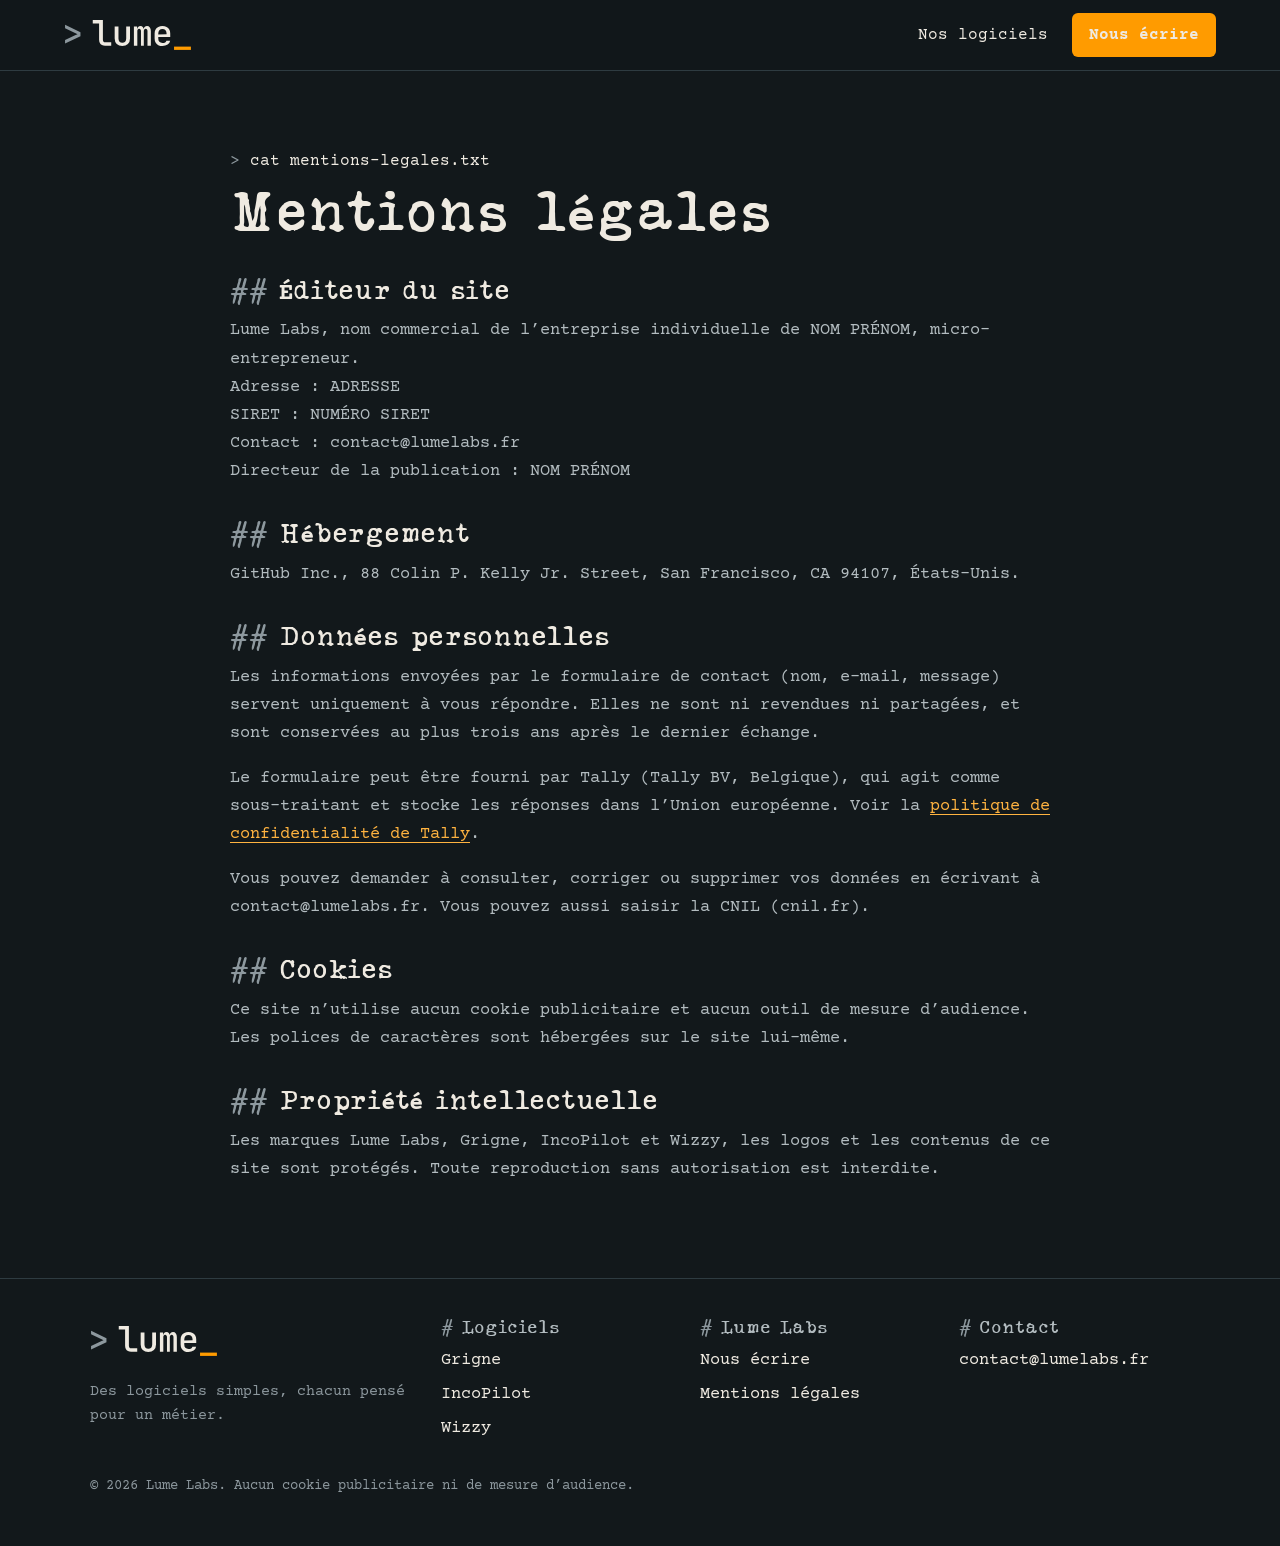
<file: mentions-legales.html>
<!DOCTYPE html>
<html lang="fr">
<head>
<meta charset="utf-8">
<meta name="viewport" content="width=device-width, initial-scale=1">
<title>Mentions légales, Lume Labs</title>
<meta name="description" content="Mentions légales et politique de confidentialité du site Lume Labs.">
<link rel="canonical" href="https://lumelabs.fr/mentions-legales.html">
<meta name="robots" content="index, follow">
<meta property="og:type" content="website">
<meta property="og:locale" content="fr_FR">
<meta property="og:site_name" content="Lume Labs">
<meta property="og:title" content="Mentions légales, Lume Labs">
<meta property="og:description" content="Mentions légales et politique de confidentialité du site Lume Labs.">
<meta property="og:url" content="https://lumelabs.fr/mentions-legales.html">
<meta property="og:image" content="https://lumelabs.fr/og-image.png">
<meta property="og:image:width" content="1200">
<meta property="og:image:height" content="630">
<meta property="og:image:alt" content="Logo Lume Labs : une ligne de commande avec un curseur ambre">
<meta name="twitter:card" content="summary_large_image">
<meta name="theme-color" content="#12181B">
<link rel="icon" href="favicon.svg" type="image/svg+xml">
<link rel="icon" href="favicon-32.png" sizes="32x32" type="image/png">
<link rel="apple-touch-icon" href="apple-touch-icon.png">
<link rel="preload" href="fonts/courier-prime-latin-400-normal.woff2" as="font" type="font/woff2" crossorigin>
<link rel="preload" href="fonts/silk-remington-sbold.woff2" as="font" type="font/woff2" crossorigin>
<link rel="stylesheet" href="styles.css">
<script type="application/ld+json">{"@context": "https://schema.org", "@type": "Organization", "@id": "https://lumelabs.fr/#org", "name": "Lume Labs", "url": "https://lumelabs.fr/", "logo": "https://lumelabs.fr/apple-touch-icon.png", "email": "contact@lumelabs.fr", "description": "Éditeur de logiciels de gestion pensés pour un métier : Grigne pour les boulangeries, IncoPilot pour les fournisseurs de produits d'incontinence."}</script>
</head>
<body>
<a class="skip" href="#contenu">Aller au contenu</a>
<header class="top">
<div class="wrap">
<a class="brand" href="index.html" aria-label="Lume Labs, retour à l'accueil"><svg xmlns="http://www.w3.org/2000/svg" viewBox="54 54 728 182" class="logo-svg" aria-hidden="true" focusable="false"><path d="M60.0 194.0V173.6L119.8 145.0Q123.8 143.2 127.4 142.0Q131.0 140.8 132.8 140.39999999999998Q130.8 140.0 127.10000000000001 138.7Q123.4 137.39999999999998 119.8 135.6L60.0 107.0V86.19999999999999L147.60000000000002 128.8V151.4Z" class="lg-p"/><path d="M287.6 206.0Q277.40000000000003 206.0 269.80000000000007 201.9Q262.20000000000005 197.8 257.90000000000003 190.2Q253.60000000000002 182.6 253.60000000000002 172.6V79.6H217.60000000000002V60.0H275.20000000000005V172.6Q275.20000000000005 179.0 278.80000000000007 182.7Q282.40000000000003 186.4 288.6 186.4H322.6V206.0Z" class="lg-t"/><path d="M385.6 208.0Q365.8 208.0 354.0 196.5Q342.2 185.0 342.2 165.2V96.0H363.8V165.2Q363.8 176.6 369.6 182.89999999999998Q375.40000000000003 189.2 385.6 189.2Q396.0 189.2 401.9 182.89999999999998Q407.8 176.6 407.8 165.2V96.0H429.40000000000003V165.2Q429.40000000000003 185.0 417.5 196.5Q405.6 208.0 385.6 208.0Z" class="lg-t"/><path d="M451.6 206.0V96.0H469.6V110.0H470.8Q471.8 103.6 475.6 99.39999999999999Q480.6 94.0 489.0 94.0Q498.0 94.0 503.0 101.0Q505.6 104.8 506.8 110.0H507.6Q508.6 103.6 512.6 99.39999999999999Q517.6 94.0 526.2 94.0Q536.4 94.0 542.2 101.69999999999999Q548.0 109.39999999999999 548.0 122.19999999999999V206.0H528.8V122.8Q528.8 116.6 526.0999999999999 113.19999999999999Q523.4 109.8 518.4 109.8Q513.4 109.8 510.7 113.1Q508.0 116.39999999999999 508.0 122.6V206.0H491.8V122.8Q491.8 116.39999999999999 489.0 113.1Q486.20000000000005 109.8 481.0 109.8Q476.0 109.8 473.5 113.1Q471.0 116.39999999999999 471.0 122.6V206.0Z" class="lg-t"/><path d="M613.8 208.0Q600.4 208.0 590.3 202.7Q580.1999999999999 197.4 574.8 187.8Q569.4 178.2 569.4 165.4V136.6Q569.4 123.6 574.8 114.1Q580.1999999999999 104.6 590.3 99.3Q600.4 94.0 613.8 94.0Q627.4 94.0 637.4 99.3Q647.4 104.6 652.8 114.1Q658.1999999999999 123.6 658.1999999999999 136.6V156.2H590.1999999999999V165.4Q590.1999999999999 177.6 596.3 184.0Q602.4 190.4 614.0 190.4Q623.4 190.4 629.2 187.10000000000002Q635.0 183.8 636.4 177.4H657.8Q655.4 191.4 643.4 199.7Q631.4 208.0 613.8 208.0ZM637.4 141.39999999999998V136.39999999999998Q637.4 124.39999999999999 631.4 117.79999999999998Q625.4 111.19999999999999 613.8 111.19999999999999Q602.4 111.19999999999999 596.3 117.79999999999998Q590.1999999999999 124.39999999999999 590.1999999999999 136.6V141.6Z" class="lg-t"/><path class="lg-c" d="M679.8 229.8V211.0H775.8V229.8Z"/></svg></a>
<button class="menu-btn" type="button" aria-expanded="false" aria-controls="nav" aria-label="Ouvrir le menu"><svg width="22" height="22" viewBox="0 0 24 24" fill="none" stroke="currentColor" stroke-width="2" stroke-linecap="round" aria-hidden="true"><path d="M3 6h18M3 12h18M3 18h18"/></svg></button>
<nav class="nav" id="nav" aria-label="Navigation principale">
<a href="logiciels.html">Nos logiciels</a>
<a class="btn btn-main" href="index.html#contact">Nous écrire</a>
</nav>
</div>
</header>
<main id="contenu">
<section class="band" aria-labelledby="h1">
<div class="wrap doc">
<p class="prompt"><b>cat mentions-legales.txt</b></p>
<h1 id="h1">Mentions légales</h1>
<h2>Éditeur du site</h2>
<p>Lume Labs, nom commercial de l’entreprise individuelle de NOM PRÉNOM, micro-entrepreneur.<br>Adresse : ADRESSE<br>SIRET : NUMÉRO SIRET<br>Contact : contact@lumelabs.fr<br>Directeur de la publication : NOM PRÉNOM</p>
<h2>Hébergement</h2>
<p>GitHub Inc., 88 Colin P. Kelly Jr. Street, San Francisco, CA 94107, États-Unis.</p>
<h2>Données personnelles</h2>
<p>Les informations envoyées par le formulaire de contact (nom, e-mail, message) servent uniquement à vous répondre. Elles ne sont ni revendues ni partagées, et sont conservées au plus trois ans après le dernier échange.</p>
<p>Le formulaire peut être fourni par Tally (Tally BV, Belgique), qui agit comme sous-traitant et stocke les réponses dans l’Union européenne. Voir la <a href="https://tally.so/privacy">politique de confidentialité de Tally</a>.</p>
<p>Vous pouvez demander à consulter, corriger ou supprimer vos données en écrivant à contact@lumelabs.fr. Vous pouvez aussi saisir la CNIL (cnil.fr).</p>
<h2>Cookies</h2>
<p>Ce site n’utilise aucun cookie publicitaire et aucun outil de mesure d’audience. Les polices de caractères sont hébergées sur le site lui-même.</p>
<h2>Propriété intellectuelle</h2>
<p>Les marques Lume Labs, Grigne, IncoPilot et Wizzy, les logos et les contenus de ce site sont protégés. Toute reproduction sans autorisation est interdite.</p>
</div>
</section>
</main>
<footer class="foot">
<div class="wrap">
<div>
<a class="brand" href="index.html" aria-label="Lume Labs, retour à l'accueil"><svg xmlns="http://www.w3.org/2000/svg" viewBox="54 54 728 182" class="logo-svg" aria-hidden="true" focusable="false"><path d="M60.0 194.0V173.6L119.8 145.0Q123.8 143.2 127.4 142.0Q131.0 140.8 132.8 140.39999999999998Q130.8 140.0 127.10000000000001 138.7Q123.4 137.39999999999998 119.8 135.6L60.0 107.0V86.19999999999999L147.60000000000002 128.8V151.4Z" class="lg-p"/><path d="M287.6 206.0Q277.40000000000003 206.0 269.80000000000007 201.9Q262.20000000000005 197.8 257.90000000000003 190.2Q253.60000000000002 182.6 253.60000000000002 172.6V79.6H217.60000000000002V60.0H275.20000000000005V172.6Q275.20000000000005 179.0 278.80000000000007 182.7Q282.40000000000003 186.4 288.6 186.4H322.6V206.0Z" class="lg-t"/><path d="M385.6 208.0Q365.8 208.0 354.0 196.5Q342.2 185.0 342.2 165.2V96.0H363.8V165.2Q363.8 176.6 369.6 182.89999999999998Q375.40000000000003 189.2 385.6 189.2Q396.0 189.2 401.9 182.89999999999998Q407.8 176.6 407.8 165.2V96.0H429.40000000000003V165.2Q429.40000000000003 185.0 417.5 196.5Q405.6 208.0 385.6 208.0Z" class="lg-t"/><path d="M451.6 206.0V96.0H469.6V110.0H470.8Q471.8 103.6 475.6 99.39999999999999Q480.6 94.0 489.0 94.0Q498.0 94.0 503.0 101.0Q505.6 104.8 506.8 110.0H507.6Q508.6 103.6 512.6 99.39999999999999Q517.6 94.0 526.2 94.0Q536.4 94.0 542.2 101.69999999999999Q548.0 109.39999999999999 548.0 122.19999999999999V206.0H528.8V122.8Q528.8 116.6 526.0999999999999 113.19999999999999Q523.4 109.8 518.4 109.8Q513.4 109.8 510.7 113.1Q508.0 116.39999999999999 508.0 122.6V206.0H491.8V122.8Q491.8 116.39999999999999 489.0 113.1Q486.20000000000005 109.8 481.0 109.8Q476.0 109.8 473.5 113.1Q471.0 116.39999999999999 471.0 122.6V206.0Z" class="lg-t"/><path d="M613.8 208.0Q600.4 208.0 590.3 202.7Q580.1999999999999 197.4 574.8 187.8Q569.4 178.2 569.4 165.4V136.6Q569.4 123.6 574.8 114.1Q580.1999999999999 104.6 590.3 99.3Q600.4 94.0 613.8 94.0Q627.4 94.0 637.4 99.3Q647.4 104.6 652.8 114.1Q658.1999999999999 123.6 658.1999999999999 136.6V156.2H590.1999999999999V165.4Q590.1999999999999 177.6 596.3 184.0Q602.4 190.4 614.0 190.4Q623.4 190.4 629.2 187.10000000000002Q635.0 183.8 636.4 177.4H657.8Q655.4 191.4 643.4 199.7Q631.4 208.0 613.8 208.0ZM637.4 141.39999999999998V136.39999999999998Q637.4 124.39999999999999 631.4 117.79999999999998Q625.4 111.19999999999999 613.8 111.19999999999999Q602.4 111.19999999999999 596.3 117.79999999999998Q590.1999999999999 124.39999999999999 590.1999999999999 136.6V141.6Z" class="lg-t"/><path class="lg-c" d="M679.8 229.8V211.0H775.8V229.8Z"/></svg></a>
<p>Des logiciels simples, chacun pensé pour un métier.</p>
</div>
<div>
<h2>Logiciels</h2>
<ul>
<li><a href="logiciels.html#grigne">Grigne</a></li>
<li><a href="logiciels.html#incopilot">IncoPilot</a></li>
<li><a href="logiciels.html#wizzy">Wizzy</a></li>
</ul>
</div>
<div>
<h2>Lume Labs</h2>
<ul>
<li><a href="index.html#contact">Nous écrire</a></li>
<li><a href="mentions-legales.html">Mentions légales</a></li>
</ul>
</div>
<div>
<h2>Contact</h2>
<ul>
<li><a href="mailto:contact@lumelabs.fr">contact@lumelabs.fr</a></li>
</ul>
</div>
</div>
<p class="legal">© <span id="year">2026</span> Lume Labs. Aucun cookie publicitaire ni de mesure d’audience.</p>
</footer>
<script>
{
  const btn = document.querySelector('.menu-btn');
  const nav = document.getElementById('nav');
  if (btn && nav) {
    btn.addEventListener('click', () => {
      const open = nav.classList.toggle('open');
      btn.setAttribute('aria-expanded', String(open));
    });
    nav.addEventListener('click', (e) => {
      if (e.target.closest('a')) { nav.classList.remove('open'); btn.setAttribute('aria-expanded', 'false'); }
    });
  }
  const EMAIL = 'contact@lumelabs.fr';
  // Identifiant du formulaire Tally : la fin du lien tally.so/r/XXXXXX. Laisser vide pour garder le formulaire intégré.
  const TALLY_ID = '';
  if (TALLY_ID) {
    const slots = document.querySelectorAll('.tally-slot');
    for (const slot of slots) {
      const f = document.createElement('iframe');
      const params = new URLSearchParams({ alignLeft: '1', hideTitle: '1', transparentBackground: '1', dynamicHeight: '1', produit: slot.dataset.produit || 'Lume Labs' });
      f.setAttribute('data-tally-src', 'https://tally.so/embed/' + TALLY_ID + '?' + params.toString());
      f.setAttribute('title', 'Formulaire de demande de démo');
      f.setAttribute('loading', 'lazy');
      f.setAttribute('width', '100%');
      f.setAttribute('height', '520');
      f.style.border = '0';
      slot.appendChild(f);
    }
    window.addEventListener('message', (e) => {
      if (e.origin !== 'https://tally.so') return;
      const data = typeof e.data === 'string' ? e.data : JSON.stringify(e.data || '');
      if (data.indexOf('Tally.FormLoaded') === -1) return;
      for (const slot of slots) {
        slot.classList.add('on');
        const native = slot.parentElement.querySelector('form.form');
        if (native) native.hidden = true;
      }
    });
    const sc = document.createElement('script');
    sc.src = 'https://tally.so/widgets/embed.js';
    sc.async = true;
    sc.onload = () => { try { window.Tally && window.Tally.loadEmbeds(); } catch (err) { /* formulaire intégré conservé */ } };
    document.body.appendChild(sc);
  }
  for (const form of document.querySelectorAll('form.form')) {
    form.addEventListener('submit', (e) => {
      e.preventDefault();
      if (!form.reportValidity()) return;
      const d = new FormData(form);
      const labels = { nom: 'Nom', email: 'E-mail', logiciel: 'Logiciel', message: 'Message' };
      const lines = [];
      for (const [k, v] of d.entries()) { if (labels[k]) lines.push(labels[k] + ' : ' + v); }
      const subject = 'Message depuis lumelabs.fr – ' + (d.get('logiciel') || '') + ' – ' + (d.get('nom') || '');
      const href = 'mailto:' + EMAIL + '?subject=' + encodeURIComponent(subject) + '&body=' + encodeURIComponent(lines.join('\n'));
      const done = form.querySelector('.form-done');
      if (done) {
        done.querySelector('a').setAttribute('href', href);
        done.classList.add('on');
        done.focus();
      }
      try { window.location.href = href; } catch (err) { /* le lien reste affiché */ }
    });
  }
  const y = document.getElementById('year');
  if (y) y.textContent = String(new Date().getFullYear());
}

</script>
</body>
</html>
</file>
<file: styles.css>
/* VOICE   un terminal chaleureux : calme, précis, un peu rétro
   IDEA    tout le site est une session de terminal ; chaque section est une commande « > lume --… » et sa réponse
   PICTURE la fenêtre de terminal de l'accueil, où le texte se tape tout seul ; les fiches logiciels sont d'autres fenêtres
   COLOUR  nuit de granit fixe, encre calcaire, ambre pour le curseur, les commandes et l'action
   TYPE    Silk Remington pour les titres, Courier Prime pour le texte ; le logo garde son dessin
   LAYOUT  fenêtres centrées jusqu'à 1100 px ; tout s'empile sous 700 px, les fenêtres prennent toute la largeur */

@font-face{font-family:"Silk Remington";src:url(fonts/silk-remington-sbold.woff2) format("woff2");font-weight:600;font-style:normal;font-display:swap;unicode-range:U+0020-007E,U+00A0}
@font-face{font-family:"Courier Prime";src:url(fonts/courier-prime-latin-400-normal.woff2) format("woff2");font-weight:400;font-style:normal;font-display:swap}
@font-face{font-family:"Courier Prime";src:url(fonts/courier-prime-latin-700-normal.woff2) format("woff2");font-weight:700;font-style:normal;font-display:swap}
@font-face{font-family:"Courier Prime";src:url(fonts/courier-prime-latin-400-italic.woff2) format("woff2");font-weight:400;font-style:italic;font-display:swap}

:root{color-scheme:dark;
--bg:#12181B;--win:#182125;--bar:#202B30;--card:#1D272C;
--ink:#EFEAE1;--soft:#B3BCC0;--dim:#8D989E;--line:#2E3B41;
--ambre:#FF9B00;--ambre-hi:#FFB340;--granit:#1F2A30;
--type:"Courier Prime","Courier New",Courier,ui-monospace,monospace;
--title:"Silk Remington","Courier Prime","Courier New",Courier,monospace}
*{box-sizing:border-box;min-width:0}
html{scroll-padding-top:84px;-webkit-text-size-adjust:100%;background:var(--bg)}
body{margin:0;background:var(--bg);color:var(--ink);font:17px/1.65 var(--type);overflow-x:clip}
img,svg{max-width:100%}
a{color:var(--ambre-hi);text-underline-offset:4px}
a:hover{color:var(--ink)}
p{margin:0 0 1em}
h1,h2,h3{font-family:var(--title);font-weight:600;line-height:1.12;letter-spacing:-.01em;text-wrap:balance;margin:0;color:var(--ink)}
h1{font-size:clamp(30px,4.6vw,50px)}
h2{font-size:clamp(26px,3.2vw,38px)}
h3{font-size:21px;line-height:1.25}
b,strong{font-weight:700}
.wrap{max-width:1100px;margin-inline:auto}
.band{padding-block:clamp(40px,6vw,88px);padding-inline:max(5vw,16px)}
.lead{font-size:clamp(17px,1.5vw,19px);color:var(--soft);max-width:62ch}
.dim{color:var(--dim)}
.amb{color:var(--ambre)}
.sr{position:absolute;width:1px;height:1px;overflow:hidden;clip:rect(0 0 0 0);white-space:nowrap}
.skip{position:absolute;left:-999px;top:8px;background:var(--ambre);color:var(--granit);padding:10px 14px;border-radius:6px;z-index:20}
.skip:focus{left:12px}
:focus-visible{outline:2px solid var(--ambre);outline-offset:3px;border-radius:3px}

/* Commande au-dessus d'un titre : « > lume --contact » */
.prompt{font-size:16px;color:var(--soft);margin:0 0 12px}
.prompt::before{content:"> ";color:var(--dim)}
.prompt b{color:var(--ink);font-weight:400}
.blink,.lg-c,.caret{animation:blink 1.1s steps(1) infinite}
@keyframes blink{0%,55%{opacity:1}56%,100%{opacity:0}}
.caret{display:inline-block;width:.6em;height:1.1em;vertical-align:-.18em;background:var(--ambre);margin-left:2px}

/* En-tête */
.top{position:sticky;top:0;z-index:10;background:color-mix(in srgb,var(--bg) 94%,transparent);backdrop-filter:blur(8px);border-bottom:1px solid var(--line)}
.top .wrap{display:flex;align-items:center;gap:20px;padding:12px max(5vw,16px);max-width:none}
.brand{display:inline-flex;align-items:center;padding:6px 0}
.logo-svg{height:32px;width:auto;display:block}
.lg-p{fill:var(--dim)}.lg-t{fill:var(--ink)}.lg-c{fill:var(--ambre)}
.nav{display:flex;align-items:center;gap:4px;margin-left:auto}
.nav a{color:var(--ink);text-decoration:none;font-size:16px;padding:10px 12px;border-radius:6px}
.nav a:hover{background:var(--card);color:var(--ink)}
.nav a[aria-current=page]{color:var(--ambre)}
.nav a[aria-current=page]::before{content:"> "}
.menu-btn{display:none;margin-left:auto;background:none;border:1px solid var(--line);color:var(--ink);border-radius:8px;width:46px;height:46px;cursor:pointer}

/* Boutons */
.btn{display:inline-flex;align-items:center;justify-content:center;gap:10px;min-height:48px;padding:11px 20px;border-radius:8px;font:700 16px/1.2 var(--type);text-decoration:none;cursor:pointer;border:1.5px solid transparent;white-space:nowrap}
.btn-main{background:var(--ambre);color:var(--granit)}
.btn-main:hover{background:var(--ambre-hi);color:var(--granit)}
.btn-ghost{border-color:var(--dim);color:var(--ink);background:transparent}
.btn-ghost:hover{border-color:var(--ink);background:var(--card);color:var(--ink)}
.nav .btn{margin-left:8px;min-height:44px;padding:9px 16px}
.ext::after{content:" ↗"}
.cta-row{display:flex;flex-wrap:wrap;gap:12px}

/* Fenêtre de terminal (accueil et fiches) */
.win{background:var(--win);border:1px solid var(--line);border-radius:14px;overflow:hidden;box-shadow:0 30px 60px -36px #000c}
.win-bar{display:flex;align-items:center;gap:8px;padding:12px 16px;background:var(--bar);border-bottom:1px solid var(--line);font-size:14px;color:var(--dim)}
.win-bar i{width:12px;height:12px;border-radius:50%;background:#3A4950;display:inline-block}
.win-bar span{margin-inline:auto;padding-right:52px}

/* Accueil */
.tband{padding:clamp(16px,2.6vw,36px) max(5vw,16px) clamp(28px,4vw,56px)}
.shell{max-width:1100px;margin-inline:auto}
.shell-body{padding:clamp(20px,3.4vw,44px);font-size:clamp(16px,1.5vw,19px);line-height:1.7;color:var(--soft)}
.ln{margin:0}
.ln+.ln{margin-top:2px}
.ln.cmd{margin-top:22px;color:var(--ink)}
.ln.cmd:first-child{margin-top:0}
.ln.cmd::before{content:"> ";color:var(--dim)}
.shell h1{font-size:clamp(28px,4.2vw,50px);line-height:1.12;margin:8px 0 8px}
.out{color:var(--soft)}
.ls{list-style:none;margin:6px 0 0;padding:0;display:grid;gap:4px}
.ls li{display:grid;grid-template-columns:11ch minmax(0,1fr);gap:0 18px}
.ls a{color:var(--ambre);text-decoration:none;font-weight:700}
.ls a:hover,.ls a:focus-visible{text-decoration:underline;color:var(--ambre-hi)}
.shell a.inl{color:var(--ink)}
.tw-hide{visibility:hidden}
.pending::before{visibility:hidden}
.prompt-end{min-height:1.7em}
.shell-actions{max-width:1100px;margin:22px auto 0;display:flex;flex-wrap:wrap;gap:12px;align-items:center}
.skipanim{margin-left:auto;background:none;border:0;color:var(--dim);font:400 15px var(--type);cursor:pointer;min-height:44px;padding:0 6px;text-decoration:underline;text-underline-offset:4px}

/* Contact */
.contact-light{display:grid;grid-template-columns:minmax(0,1fr) minmax(0,1.3fr);gap:clamp(28px,5vw,72px);align-items:start}
.contact-light .lead{margin-top:14px}
.contact-direct{margin-top:20px;color:var(--soft)}
.form{background:var(--win);border:1px solid var(--line);border-radius:14px;padding:clamp(20px,3vw,32px);display:grid;grid-template-columns:repeat(2,minmax(0,1fr));gap:16px 18px}
.field{display:flex;flex-direction:column;gap:6px}
.field.full{grid-column:1/-1}
.field label{font-size:15px;color:var(--soft)}
.field label::after{content:" :";color:var(--dim)}
.field input,.field select,.field textarea{font:16px/1.4 var(--type);color:var(--ink);background:var(--bg);border:1px solid #42525A;border-radius:8px;padding:12px 14px;min-height:48px;width:100%}
.field select{appearance:none;background-image:linear-gradient(45deg,transparent 50%,var(--ambre) 50%),linear-gradient(135deg,var(--ambre) 50%,transparent 50%);background-position:calc(100% - 20px) 50%,calc(100% - 14px) 50%;background-size:6px 6px;background-repeat:no-repeat;padding-right:40px}
.field textarea{min-height:120px;resize:vertical}
.field input:focus,.field select:focus,.field textarea:focus{border-color:var(--ambre);outline:2px solid var(--ambre);outline-offset:1px}
.form .btn{grid-column:1/-1;justify-self:start}
.form .form-note{grid-column:1/-1;font-size:14px;color:var(--dim);margin:0}
.form-done{grid-column:1/-1;background:#22332A;border:1px solid #35503F;border-radius:8px;padding:14px;color:#D7EBDD;display:none}
.form-done.on{display:block}
.form[hidden]{display:none}
.tally-slot{position:absolute;left:-9999px;width:600px;height:0;overflow:hidden}
.tally-slot.on{position:static;width:auto;height:auto;overflow:visible;background:var(--win);border:1px solid var(--line);border-radius:14px;padding:clamp(16px,2.4vw,28px)}
.tally-slot iframe{display:block;width:100%}

/* Page logiciels */
.crumbs{font-size:15px;color:var(--dim);margin-bottom:18px}
.crumbs a{color:var(--soft)}
.crumbs ol{list-style:none;display:flex;flex-wrap:wrap;gap:8px;margin:0;padding:0}
.crumbs li+li::before{content:"/";margin-right:8px}
.chips{display:flex;flex-wrap:wrap;gap:10px;margin-top:22px}
.chips a{display:inline-flex;align-items:center;gap:8px;min-height:44px;padding:8px 16px;border:1px solid var(--line);border-radius:999px;text-decoration:none;color:var(--ink);background:var(--win)}
.chips a:hover{border-color:var(--ambre)}
.chips i{width:10px;height:10px;border-radius:50%;display:inline-block}
.fiches{display:grid;gap:clamp(22px,3vw,36px)}
.fiche{scroll-margin-top:90px}
.f-in{display:grid;grid-template-columns:minmax(0,320px) minmax(0,1fr)}
.f-id{padding:clamp(22px,3vw,32px);border-right:1px solid var(--line);display:flex;flex-direction:column;gap:18px;background:color-mix(in srgb,var(--accent) 9%,var(--win))}
.f-logo{min-height:52px;display:flex;align-items:center}
.f-logo img{height:46px;width:auto}
.f-word{font-family:var(--title);font-weight:600;font-size:32px;letter-spacing:-.01em;color:var(--accent-ink)}
.f-tag{align-self:flex-start;font-size:14px;line-height:1;padding:8px 12px;border-radius:999px;border:1px solid var(--accent-ink);color:var(--accent-ink)}
.f-id dl{margin:0;display:grid;gap:14px}
.f-id dt{font-size:14px;color:var(--dim)}
.f-id dt::before{content:"# "}
.f-id dd{margin:2px 0 0;font-size:15px;line-height:1.5;color:var(--ink)}
.f-main{padding:clamp(22px,3vw,40px);display:flex;flex-direction:column;gap:18px}
.f-main h2{font-size:clamp(24px,2.8vw,32px)}
.f-main>p{margin:0;color:var(--soft);max-width:66ch}
.f-list{margin:0;padding:0;list-style:none;display:grid;grid-template-columns:repeat(2,minmax(0,1fr));gap:12px 28px}
.f-list li{position:relative;padding-left:22px;font-size:16px;line-height:1.5;color:var(--soft)}
.f-list li::before{content:">";position:absolute;left:0;top:0;color:var(--accent-ink);font-weight:700}
.f-list b{color:var(--ink)}
.f-cta{display:flex;flex-wrap:wrap;gap:12px;margin-top:auto;padding-top:6px}

/* Pages de texte */
.doc{max-width:820px}
.doc h2{font-size:24px;margin:36px 0 12px}
.doc h2::before{content:"## ";color:var(--dim)}
.doc p{color:var(--soft)}

/* Pied de page */
.foot{padding:40px max(5vw,16px) 48px;border-top:1px solid var(--line)}
.foot .wrap{display:grid;grid-template-columns:minmax(0,1.4fr) repeat(3,minmax(0,1fr));gap:28px}
.foot h2{font-size:16px;letter-spacing:0;margin-bottom:10px;color:var(--soft)}
.foot h2::before{content:"# ";color:var(--dim)}
.foot ul{list-style:none;margin:0;padding:0;display:grid;gap:6px}
.foot a{color:var(--ink);text-decoration:none}
.foot a:hover{color:var(--ambre);text-decoration:underline}
.foot p{color:var(--dim);font-size:15px;margin:12px 0 0;max-width:36ch}
.foot .legal{max-width:1100px;margin:32px auto 0;font-size:14px;color:var(--dim)}

@media (max-width:900px){
.f-in,.contact-light{grid-template-columns:minmax(0,1fr)}
.f-id{border-right:0;border-bottom:1px solid var(--line)}
.foot .wrap{grid-template-columns:repeat(2,minmax(0,1fr))}
}
@media (max-width:700px){
.menu-btn{display:inline-flex;align-items:center;justify-content:center}
.nav{display:none;position:absolute;top:100%;left:0;right:0;flex-direction:column;align-items:stretch;background:var(--bg);border-bottom:1px solid var(--line);padding:8px max(5vw,16px) 16px;box-shadow:0 18px 30px -18px #000a}
.nav.open{display:flex}
.nav a{padding:14px 8px}
.nav .btn{margin:8px 0 0}
.form,.f-list{grid-template-columns:minmax(0,1fr)}
.ls li{grid-template-columns:minmax(0,1fr)}
.ls li .d{color:var(--dim);margin-bottom:8px}
.win-bar span{padding-right:0}
.skipanim{margin-left:0}
.foot .wrap{grid-template-columns:minmax(0,1fr)}
.btn{white-space:normal}
}
@media (prefers-reduced-motion:reduce){.blink,.lg-c,.caret{animation:none}}
</file>
